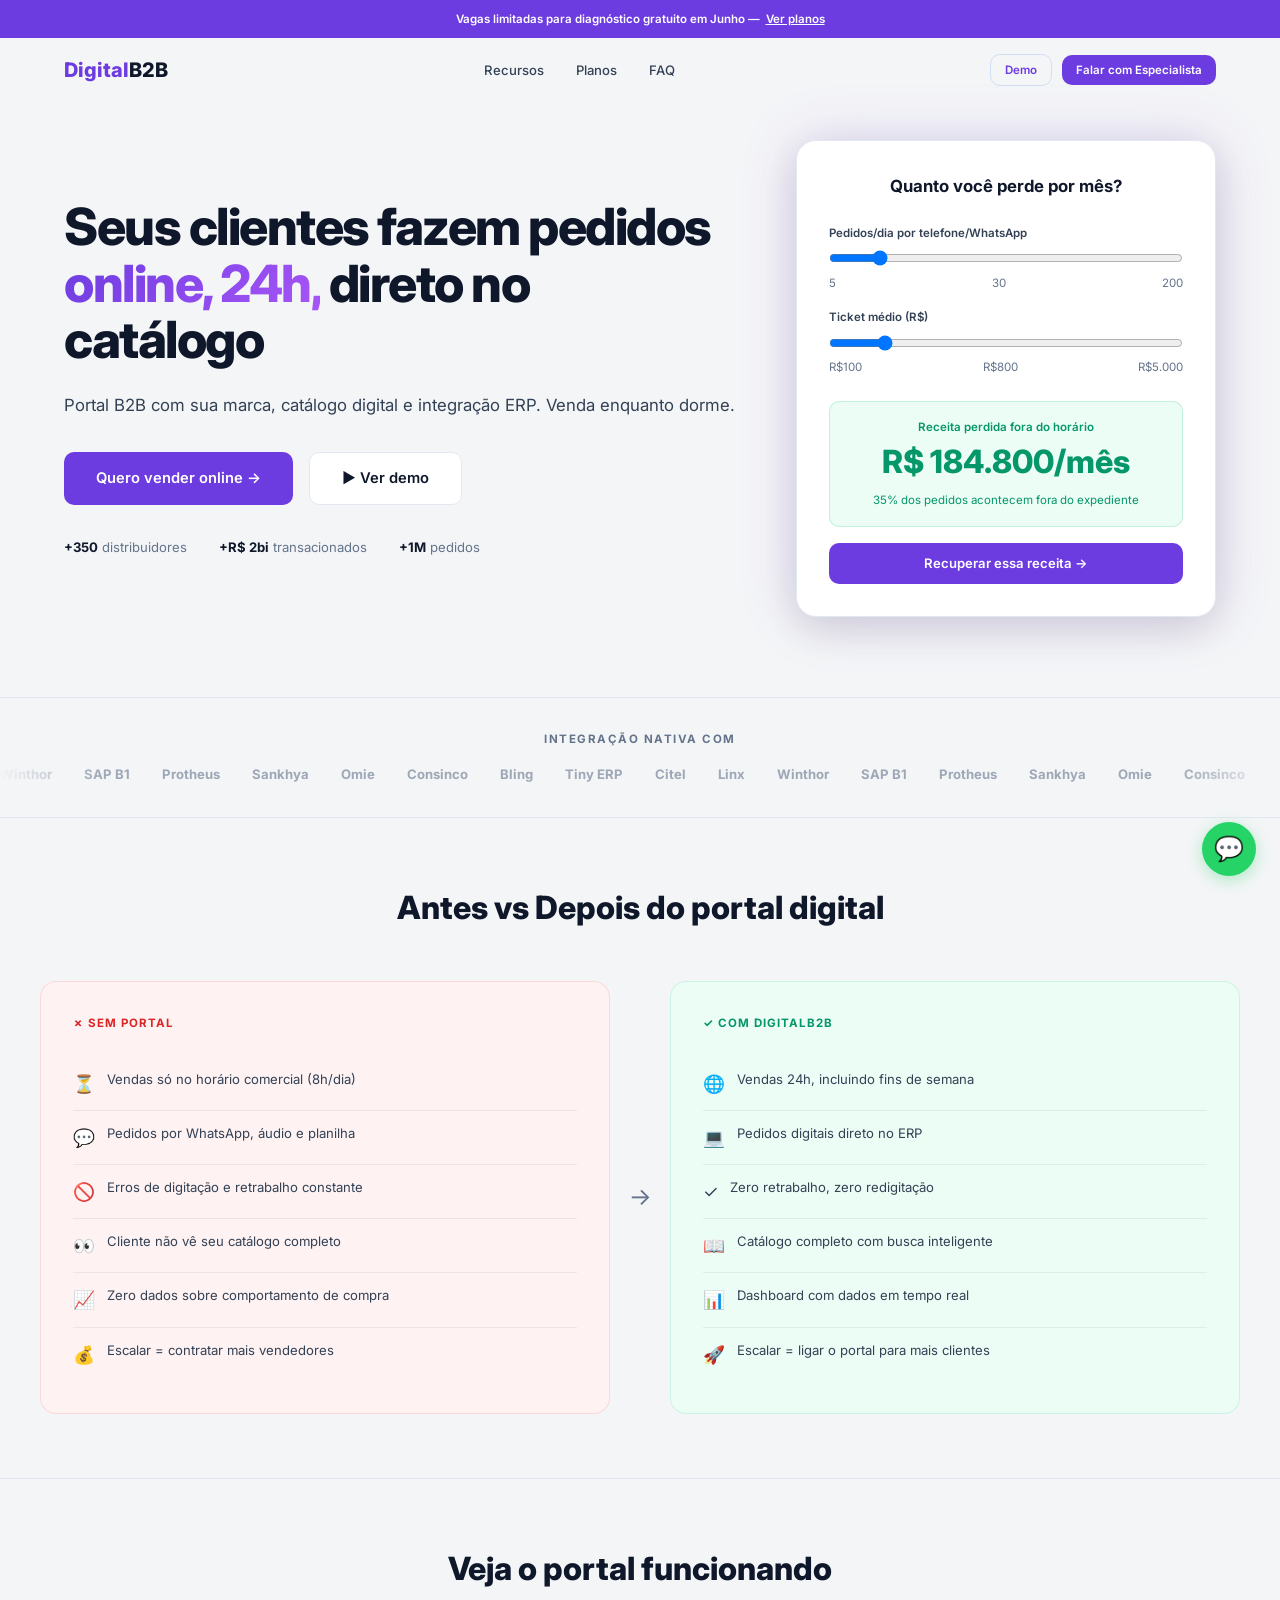
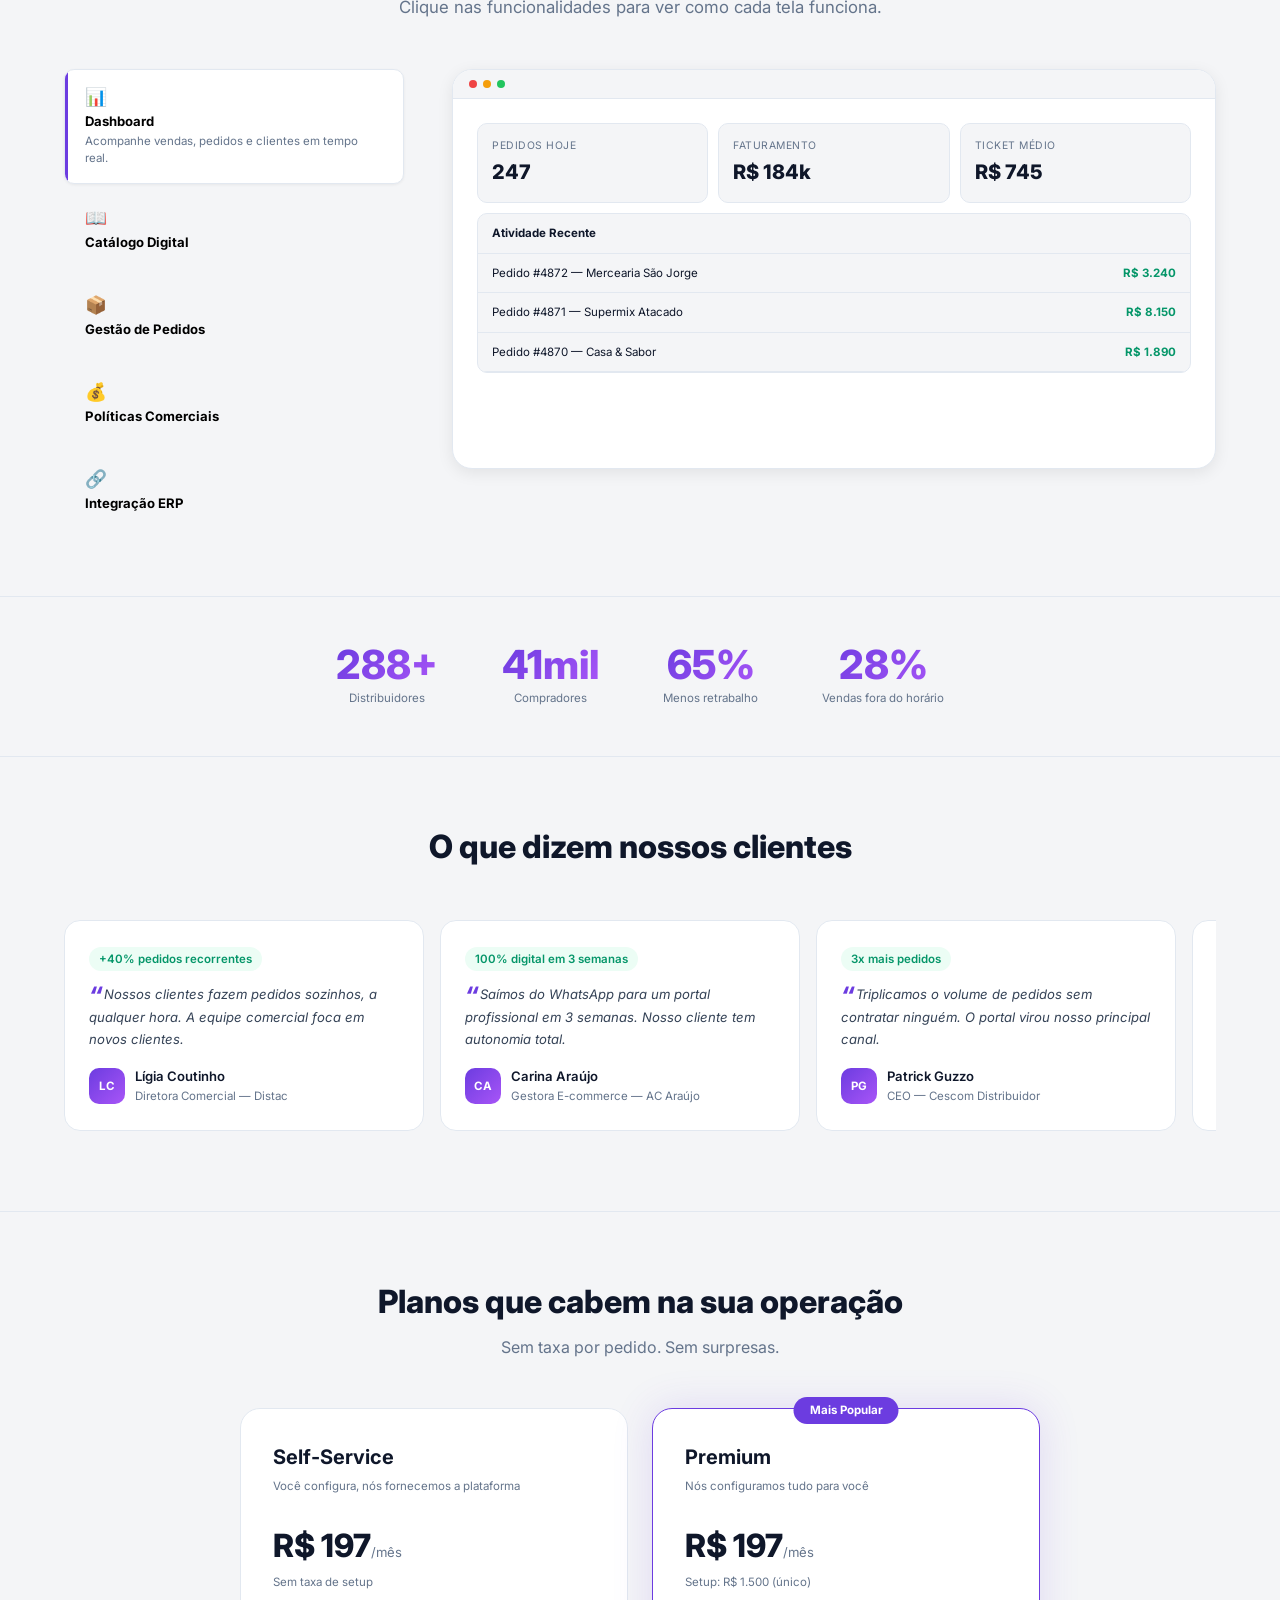
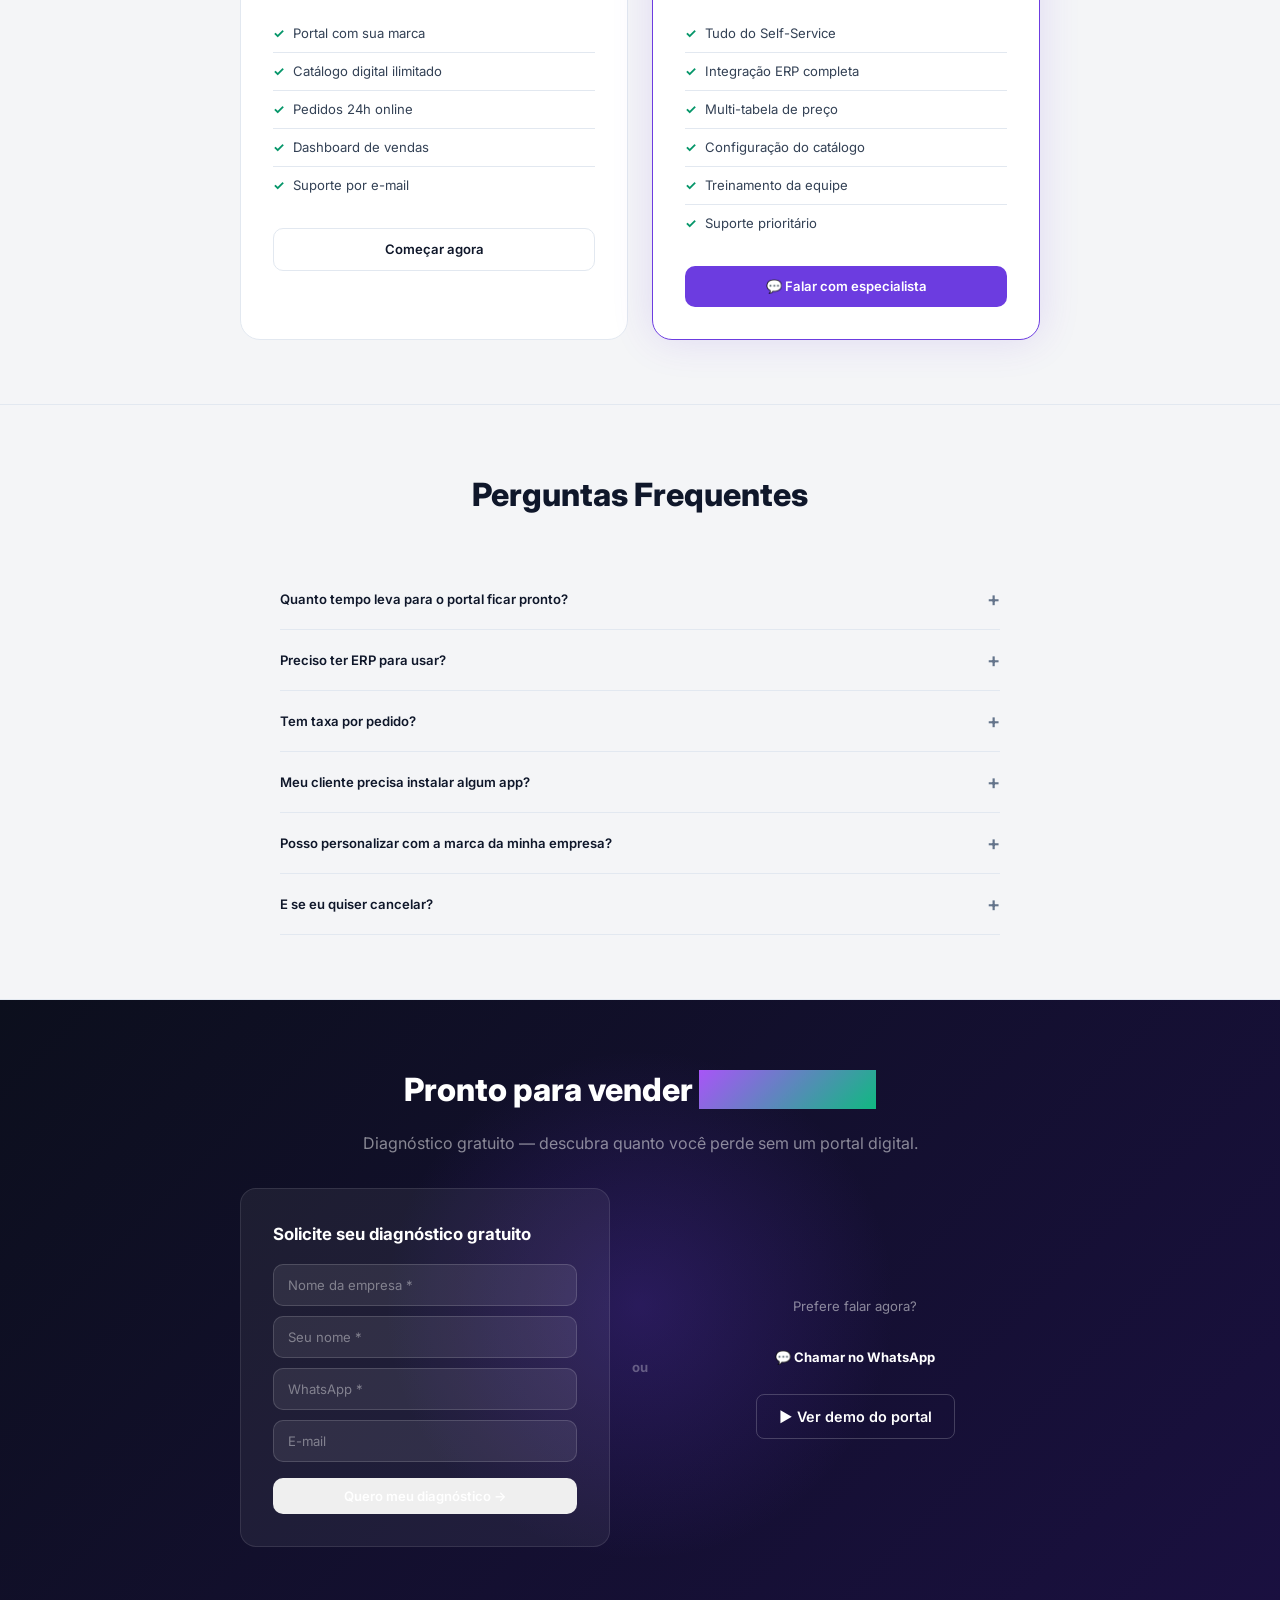
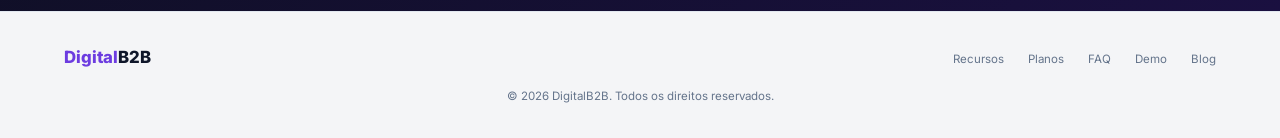
<file: index.html>
<!DOCTYPE html>
<html lang="pt-BR" data-theme="light" data-preset="b2b">
<head>
  <meta charset="UTF-8">
  <meta name="viewport" content="width=device-width, initial-scale=1.0">
  <title>DigitalB2B — Portal de Vendas Online para Distribuidores</title>
  <meta name="description" content="Transforme sua distribuidora com um portal B2B profissional. Pedidos 24h, catálogo digital, integração ERP.">
  <link rel="preconnect" href="https://fonts.googleapis.com">
  <link rel="preconnect" href="https://fonts.gstatic.com" crossorigin>
  <link href="https://fonts.googleapis.com/css2?family=Inter:wght@300;400;500;600;700;800;900&family=JetBrains+Mono:wght@500&display=swap" rel="stylesheet">
  <link rel="stylesheet" href="sitekit/css/tokens.css">
  <link rel="stylesheet" href="sitekit/css/reset.css">
  <link rel="stylesheet" href="sitekit/css/components.css">
  <link rel="stylesheet" href="sitekit/css/layouts.css">
  <style>
    /* ===== PROMO TOP BAR ===== */
    .top-bar {
      background: var(--sk-accent); color: #fff; text-align: center;
      padding: 10px; font-size: var(--sk-fs-xs); font-weight: var(--sk-fw-semibold);
      position: fixed; top: 0; left: 0; right: 0; z-index: 201;
    }
    .top-bar a { text-decoration: underline; margin-left: 6px; }

    /* Nav: push below promo bar (38px) */
    .sk-nav { top: 38px !important; }
    .sk-nav.scrolled {
      background: rgba(255, 255, 255, 0.72) !important;
      backdrop-filter: blur(20px) saturate(180%);
      -webkit-backdrop-filter: blur(20px) saturate(180%);
      border-bottom: 1px solid rgba(108, 60, 224, 0.08) !important;
      box-shadow: 0 1px 20px rgba(0, 0, 0, 0.04);
    }
    .sk-nav-logo { color: var(--sk-accent); }
    .sk-nav-logo span { color: var(--sk-text-1); }

    /* ===== HERO: SPLIT (text left, calculator right) ===== */
    .hero-split {
      padding: 140px 0 80px;
      display: grid; grid-template-columns: 1fr 420px; gap: 60px; align-items: center;
    }
    .hero-split h1 {
      font-size: 3.2rem; font-weight: var(--sk-fw-black);
      line-height: 1.1; letter-spacing: -1.5px; margin-bottom: var(--sk-space-lg);
    }
    .hero-split h1 em {
      font-style: normal; background: var(--sk-gradient);
      -webkit-background-clip: text; -webkit-text-fill-color: transparent; background-clip: text;
    }
    .hero-sub { font-size: var(--sk-fs-md); color: var(--sk-text-2); line-height: 1.7; margin-bottom: var(--sk-space-xl); }
    .hero-actions { display: flex; gap: var(--sk-space-md); margin-bottom: var(--sk-space-xl); }
    .hero-proof { display: flex; gap: var(--sk-space-xl); font-size: var(--sk-fs-sm); color: var(--sk-text-3); }
    .hero-proof strong { color: var(--sk-text-1); }

    /* ROI Calculator */
    .roi-calc {
      background: var(--sk-bg-2); border: 1px solid var(--sk-border);
      border-radius: var(--sk-radius-xl); padding: var(--sk-space-xl);
      box-shadow: var(--sk-shadow-lg), 0 0 60px var(--sk-accent-glow);
    }
    .roi-calc h3 { font-size: var(--sk-fs-md); font-weight: var(--sk-fw-bold); margin-bottom: var(--sk-space-lg); text-align: center; }
    .roi-field { margin-bottom: var(--sk-space-md); }
    .roi-field label { display: block; font-size: var(--sk-fs-xs); font-weight: var(--sk-fw-semibold); color: var(--sk-text-2); margin-bottom: 6px; }
    .roi-result {
      margin-top: var(--sk-space-lg); padding: var(--sk-space-md);
      background: var(--sk-success-light); border: 1px solid rgba(16,185,129,0.2);
      border-radius: var(--sk-radius); text-align: center;
    }
    .roi-result-label { font-size: var(--sk-fs-xs); color: var(--sk-success); font-weight: var(--sk-fw-semibold); }
    .roi-result-value { font-size: var(--sk-fs-2xl); font-weight: var(--sk-fw-black); color: var(--sk-success); }

    .roi-calc {
      animation: roiGlow 3s ease-in-out infinite alternate;
    }
    @keyframes roiGlow {
      0% { box-shadow: var(--sk-shadow-lg), 0 0 40px var(--sk-accent-glow); }
      100% { box-shadow: var(--sk-shadow-lg), 0 0 80px var(--sk-accent-glow); }
    }

    /* ===== LOGOS STRIP ===== */
    .logos-strip {
      padding: var(--sk-space-xl) 0;
      border-top: 1px solid var(--sk-border); border-bottom: 1px solid var(--sk-border);
      background: var(--sk-bg-1);
    }
    .logos-strip-label { text-align: center; font-size: var(--sk-fs-xs); color: var(--sk-text-3); text-transform: uppercase; letter-spacing: 1.5px; font-weight: var(--sk-fw-bold); margin-bottom: var(--sk-space-md); }
    .logos-track {
      display: flex; gap: var(--sk-space-xl); overflow: hidden;
      mask-image: linear-gradient(90deg, transparent, #000 8%, #000 92%, transparent);
      -webkit-mask-image: linear-gradient(90deg, transparent, #000 8%, #000 92%, transparent);
    }
    .logos-slide { display: flex; gap: var(--sk-space-xl); animation: logoScroll 30s linear infinite; }
    @keyframes logoScroll { 0% { transform: translateX(0); } 100% { transform: translateX(-50%); } }
    .logo-item { flex-shrink: 0; font-size: var(--sk-fs-sm); font-weight: var(--sk-fw-bold); color: var(--sk-text-3); white-space: nowrap; opacity: 0.6; }

    /* ===== BEFORE / AFTER (side by side, not cards) ===== */
    .before-after { padding: var(--sk-space-3xl) 0; }
    .ba-header { text-align: center; margin-bottom: var(--sk-space-2xl); }
    .ba-header h2 { font-size: var(--sk-fs-2xl); font-weight: var(--sk-fw-black); margin-bottom: var(--sk-space-sm); }
    .ba-grid { display: grid; grid-template-columns: 1fr 60px 1fr; gap: 0; align-items: stretch; }
    .ba-col {
      padding: var(--sk-space-xl);
      border-radius: var(--sk-radius-lg);
    }
    .ba-before { background: #fef2f2; border: 1px solid rgba(239,68,68,0.15); }
    .ba-after { background: var(--sk-success-light); border: 1px solid rgba(16,185,129,0.15); }
    .ba-divider {
      display: flex; align-items: center; justify-content: center;
      font-size: 1.5rem; color: var(--sk-text-3);
    }
    .ba-label {
      font-size: var(--sk-fs-xs); font-weight: var(--sk-fw-bold);
      text-transform: uppercase; letter-spacing: 1px; margin-bottom: var(--sk-space-lg);
    }
    .ba-before .ba-label { color: var(--sk-danger); }
    .ba-after .ba-label { color: var(--sk-success); }
    .ba-item {
      display: flex; align-items: flex-start; gap: 12px;
      padding: 12px 0; border-bottom: 1px solid rgba(0,0,0,0.06);
      font-size: var(--sk-fs-sm); color: var(--sk-text-2);
      opacity: 0;
      transform: translateX(-10px);
      transition: opacity 0.4s ease, transform 0.4s ease;
    }
    .ba-item:last-child { border-bottom: none; }
    .ba-icon { font-size: 1.1rem; flex-shrink: 0; margin-top: 1px; }
    .ba-col.v .ba-item { opacity: 1; transform: translateX(0); }
    .ba-col.v .ba-item:nth-child(2) { transition-delay: 0.05s; }
    .ba-col.v .ba-item:nth-child(3) { transition-delay: 0.10s; }
    .ba-col.v .ba-item:nth-child(4) { transition-delay: 0.15s; }
    .ba-col.v .ba-item:nth-child(5) { transition-delay: 0.20s; }
    .ba-col.v .ba-item:nth-child(6) { transition-delay: 0.25s; }
    .ba-col.v .ba-item:nth-child(7) { transition-delay: 0.30s; }

    /* ===== FEATURES: TABS + MOCKUP ===== */
    .feat-section {
      padding: var(--sk-space-3xl) 0;
      background: var(--sk-bg-1); border-top: 1px solid var(--sk-border); border-bottom: 1px solid var(--sk-border);
    }
    .feat-layout { display: grid; grid-template-columns: 340px 1fr; gap: var(--sk-space-2xl); align-items: start; }
    .feat-tabs { display: flex; flex-direction: column; gap: 6px; }
    .feat-tab {
      padding: 16px 20px; background: transparent;
      border: 1px solid transparent; border-radius: var(--sk-radius);
      cursor: pointer; text-align: left; transition: all 0.2s; font-family: inherit;
      position: relative; overflow: hidden;
    }
    .feat-tab::before {
      content: '';
      position: absolute;
      left: 0; top: 0; bottom: 0;
      width: 3px;
      background: var(--sk-accent);
      transform: scaleY(0);
      transition: transform 0.25s cubic-bezier(0.16, 1, 0.3, 1);
      transform-origin: top;
    }
    .feat-tab.active::before {
      transform: scaleY(1);
    }
    .feat-tab:hover { background: rgba(0,0,0,0.02); }
    .feat-tab.active {
      background: var(--sk-bg-2); border-color: var(--sk-border);
      box-shadow: var(--sk-shadow-sm);
    }
    .feat-tab h4 { font-size: var(--sk-fs-sm); font-weight: var(--sk-fw-bold); margin-bottom: 4px; }
    .feat-tab p { font-size: var(--sk-fs-xs); color: var(--sk-text-3); line-height: 1.5; display: none; }
    .feat-tab.active p { display: block; }
    .feat-tab-icon { font-size: 1.1rem; margin-bottom: 6px; }

    .feat-preview {
      background: var(--sk-bg-2); border: 1px solid var(--sk-border);
      border-radius: var(--sk-radius-xl); overflow: hidden;
      box-shadow: var(--sk-shadow);
      min-height: 400px; position: relative;
    }
    .feat-preview-bar {
      display: flex; align-items: center; gap: 6px;
      padding: 10px 16px; background: var(--sk-bg-1);
      border-bottom: 1px solid var(--sk-border);
    }
    .fp-dot { width: 8px; height: 8px; border-radius: 50%; }
    .fp-dot:nth-child(1) { background: #ef4444; }
    .fp-dot:nth-child(2) { background: #f59e0b; }
    .fp-dot:nth-child(3) { background: #22c55e; }
    .feat-screen { padding: var(--sk-space-lg); display: none; animation: fadeIn 0.3s ease; }
    .feat-screen.active { display: block; }
    @keyframes fadeIn { from { opacity: 0; } to { opacity: 1; } }

    .mock-row { display: flex; gap: 10px; margin-bottom: 10px; }
    .mock-box {
      flex: 1; padding: 14px; background: var(--sk-bg-1);
      border: 1px solid var(--sk-border); border-radius: var(--sk-radius);
    }
    .mock-label { font-size: 0.65rem; color: var(--sk-text-3); text-transform: uppercase; letter-spacing: 0.5px; }
    .mock-value { font-size: var(--sk-fs-lg); font-weight: var(--sk-fw-black); margin-top: 2px; }
    .mock-list-item {
      display: flex; align-items: center; justify-content: space-between;
      padding: 10px 14px; border-bottom: 1px solid var(--sk-border);
      font-size: var(--sk-fs-xs);
    }
    .mock-product {
      display: flex; gap: 10px; padding: 10px;
      background: var(--sk-bg-1); border: 1px solid var(--sk-border);
      border-radius: var(--sk-radius); margin-bottom: 8px;
    }
    .mock-product-img { width: 48px; height: 48px; background: var(--sk-border); border-radius: 6px; }
    .mock-product-name { font-size: var(--sk-fs-xs); font-weight: var(--sk-fw-semibold); }
    .mock-product-price { font-size: var(--sk-fs-xs); color: var(--sk-accent); font-weight: var(--sk-fw-bold); }

    /* ===== NUMBERS INLINE ===== */
    .numbers-strip {
      padding: var(--sk-space-2xl) 0;
      display: flex; justify-content: center; gap: var(--sk-space-3xl);
      text-align: center;
    }
    .num-item .big {
      font-size: var(--sk-fs-3xl); font-weight: var(--sk-fw-black);
      background: var(--sk-gradient); -webkit-background-clip: text;
      -webkit-text-fill-color: transparent; background-clip: text;
      line-height: 1;
    }
    .num-item .label { font-size: var(--sk-fs-xs); color: var(--sk-text-3); margin-top: 4px; }

    /* ===== TESTIMONIAL CAROUSEL ===== */
    .test-section { padding: var(--sk-space-3xl) 0; background: var(--sk-bg-1); border-top: 1px solid var(--sk-border); border-bottom: 1px solid var(--sk-border); }
    .test-header { text-align: center; margin-bottom: var(--sk-space-2xl); }
    .test-header h2 { font-size: var(--sk-fs-2xl); font-weight: var(--sk-fw-black); }
    .test-carousel { display: flex; gap: var(--sk-space-md); overflow-x: auto; scroll-snap-type: x mandatory; padding-bottom: var(--sk-space-md); -webkit-overflow-scrolling: touch; }
    .test-carousel::-webkit-scrollbar { height: 4px; }
    .test-carousel::-webkit-scrollbar-thumb { background: var(--sk-border); border-radius: 2px; }
    .test-slide {
      flex: 0 0 360px; scroll-snap-align: start;
      background: var(--sk-bg-2); border: 1px solid var(--sk-border);
      border-radius: var(--sk-radius-lg); padding: var(--sk-space-lg);
    }
    .test-quote { font-size: var(--sk-fs-sm); color: var(--sk-text-2); line-height: 1.7; font-style: italic; margin-bottom: var(--sk-space-md); }
    .test-quote::before { content: '\201C'; font-size: 1.5rem; font-weight: var(--sk-fw-black); color: var(--sk-accent); line-height: 0; vertical-align: -5px; margin-right: 2px; }
    .test-author { display: flex; align-items: center; gap: 10px; }
    .test-avatar { width: 36px; height: 36px; border-radius: var(--sk-radius); background: var(--sk-gradient); display: flex; align-items: center; justify-content: center; font-weight: var(--sk-fw-bold); font-size: var(--sk-fs-xs); color: #fff; }
    .test-name { font-weight: var(--sk-fw-semibold); font-size: var(--sk-fs-sm); }
    .test-role { font-size: var(--sk-fs-xs); color: var(--sk-text-3); }
    .test-slide {
      transition: transform 0.3s ease, box-shadow 0.3s ease;
    }
    .test-slide:hover {
      transform: translateY(-4px);
      box-shadow: 0 12px 40px rgba(0, 0, 0, 0.08);
    }

    /* ===== PRICING ===== */
    .pricing { padding: var(--sk-space-3xl) 0; }
    .pricing-header { text-align: center; margin-bottom: var(--sk-space-2xl); }
    .pricing-header h2 { font-size: var(--sk-fs-2xl); font-weight: var(--sk-fw-black); margin-bottom: var(--sk-space-sm); }
    .pricing-grid { display: grid; grid-template-columns: 1fr 1fr; gap: var(--sk-space-lg); max-width: 800px; margin: 0 auto; }
    .price-card {
      background: var(--sk-bg-2); border: 1px solid var(--sk-border);
      border-radius: var(--sk-radius-xl); padding: var(--sk-space-xl);
      position: relative; transition: transform 0.3s ease, box-shadow 0.3s ease;
    }
    .price-card:hover {
      transform: translateY(-4px);
      box-shadow: var(--sk-shadow-lg), 0 0 30px var(--sk-accent-glow);
    }
    .price-card.featured { border-color: var(--sk-accent); box-shadow: 0 0 40px var(--sk-accent-glow); }
    .price-card.featured::before {
      content: 'Mais Popular'; position: absolute; top: -12px; left: 50%; transform: translateX(-50%);
      padding: 4px 16px; background: var(--sk-accent); color: #fff;
      border-radius: var(--sk-radius-full); font-size: var(--sk-fs-xs); font-weight: var(--sk-fw-bold);
    }
    .price-name { font-size: var(--sk-fs-lg); font-weight: var(--sk-fw-bold); margin-bottom: 4px; }
    .price-desc { font-size: var(--sk-fs-xs); color: var(--sk-text-3); margin-bottom: var(--sk-space-lg); }
    .price-value { font-size: var(--sk-fs-2xl); font-weight: var(--sk-fw-black); margin-bottom: 2px; }
    .price-value small { font-size: var(--sk-fs-sm); font-weight: var(--sk-fw-normal); color: var(--sk-text-3); }
    .price-setup { font-size: var(--sk-fs-xs); color: var(--sk-text-3); margin-bottom: var(--sk-space-lg); }
    .price-features { list-style: none; margin-bottom: var(--sk-space-lg); }
    .price-features li {
      display: flex; align-items: center; gap: 8px;
      padding: 8px 0; font-size: var(--sk-fs-sm); color: var(--sk-text-2);
      border-bottom: 1px solid var(--sk-border);
    }
    .price-features li:last-child { border-bottom: none; }
    .pf-check { color: var(--sk-success); font-weight: var(--sk-fw-bold); }

    /* ===== FAQ ACCORDION ===== */
    .faq { padding: var(--sk-space-3xl) 0; background: var(--sk-bg-1); border-top: 1px solid var(--sk-border); border-bottom: 1px solid var(--sk-border); }
    .faq-header { text-align: center; margin-bottom: var(--sk-space-2xl); }
    .faq-header h2 { font-size: var(--sk-fs-2xl); font-weight: var(--sk-fw-black); }
    .faq-list { max-width: 720px; margin: 0 auto; }
    .faq-item { border-bottom: 1px solid var(--sk-border); }
    .faq-q {
      width: 100%; padding: 18px 0; background: none; border: none;
      font-family: inherit; font-size: var(--sk-fs-sm); font-weight: var(--sk-fw-semibold);
      color: var(--sk-text-1); text-align: left; cursor: pointer;
      display: flex; justify-content: space-between; align-items: center;
    }
    .faq-q::after { content: '+'; font-size: var(--sk-fs-lg); color: var(--sk-text-3); transition: transform 0.2s; }
    .faq-item.open .faq-q::after { content: '\2212'; }
    .faq-a { max-height: 0; overflow: hidden; transition: max-height 0.3s ease; }
    .faq-item.open .faq-a { max-height: 200px; }
    .faq-a p { padding: 0 0 18px; font-size: var(--sk-fs-sm); color: var(--sk-text-3); line-height: 1.7; }

    /* ===== CTA FINAL ===== */
    .cta-final {
      padding: var(--sk-space-3xl) 0; text-align: center;
      background: linear-gradient(135deg, #0c0f1d 0%, #1a1040 100%) !important;
      color: #fff !important; position: relative; overflow: hidden;
    }
    .cta-final * { background-color: transparent !important; }
    .cta-final .sk-btn, .cta-final .cta-wpp { background-color: revert !important; }
    .cta-final .cta-form { background-color: rgba(255,255,255,0.06) !important; }
    .cta-final .cta-form input { background-color: rgba(255,255,255,0.08) !important; }
    .cta-final::before {
      content: ''; position: absolute; top: 50%; left: 50%;
      transform: translate(-50%, -50%); width: 600px; height: 600px;
      background: radial-gradient(circle, rgba(108,60,224,0.25) 0%, transparent 60%) !important;
      pointer-events: none;
    }
    .cta-final .sk-container { position: relative; z-index: 1; background: transparent !important; }
    .cta-final h2 { font-size: var(--sk-fs-2xl); font-weight: var(--sk-fw-black); margin-bottom: var(--sk-space-md); color: #fff !important; }
    .cta-final h2 em { font-style: normal; background: linear-gradient(135deg, #a855f7, #10b981) !important; -webkit-background-clip: text; -webkit-text-fill-color: transparent; background-clip: text; }
    .cta-final p { color: rgba(255,255,255,0.5) !important; margin-bottom: var(--sk-space-xl); }
    .cta-split { display: grid; grid-template-columns: 1fr 60px 1fr; gap: 0; align-items: center; max-width: 800px; margin: 0 auto; background: transparent !important; }
    .cta-form { background: rgba(255,255,255,0.06) !important; border: 1px solid rgba(255,255,255,0.1); border-radius: var(--sk-radius-lg); padding: var(--sk-space-xl); text-align: left; }
    .cta-form h3 { font-size: var(--sk-fs-md); font-weight: var(--sk-fw-bold); margin-bottom: var(--sk-space-md); color: #fff; }
    .cta-form input { width: 100%; padding: 12px 14px; margin-bottom: 10px; background: rgba(255,255,255,0.08) !important; border: 1px solid rgba(255,255,255,0.15); border-radius: var(--sk-radius); color: #fff; font-size: var(--sk-fs-sm); font-family: inherit; outline: none; }
    .cta-form input::placeholder { color: rgba(255,255,255,0.4); }
    .cta-form input:focus { border-color: var(--sk-accent); }
    .cta-or { display: flex; align-items: center; justify-content: center; background: transparent !important; }
    .cta-or span { color: rgba(255,255,255,0.3); font-size: var(--sk-fs-sm); font-weight: var(--sk-fw-bold); }
    .cta-direct { text-align: center; background: transparent !important; }
    .cta-direct p { color: rgba(255,255,255,0.5) !important; font-size: var(--sk-fs-sm); margin-bottom: var(--sk-space-md); }
    .cta-buttons { display: flex; gap: var(--sk-space-md); justify-content: center; }
    .cta-wpp {
      display: inline-flex; align-items: center; gap: 8px;
      padding: 14px 28px; background: #25d366; color: #fff;
      border-radius: var(--sk-radius); font-weight: var(--sk-fw-bold);
      font-size: var(--sk-fs-sm); border: none; cursor: pointer;
      transition: all 0.2s; font-family: inherit;
    }
    .cta-wpp:hover { background: #1fba59; transform: translateY(-1px); }

    /* Footer */
    .sk-footer { padding: var(--sk-space-xl) 0; border-top: 1px solid var(--sk-border); }
    .footer-row { display: flex; justify-content: space-between; align-items: center; }
    .footer-logo { font-size: var(--sk-fs-md); font-weight: var(--sk-fw-black); color: var(--sk-accent); }
    .footer-logo span { color: var(--sk-text-1); }
    .footer-links { display: flex; gap: var(--sk-space-lg); list-style: none; }
    .footer-links a { font-size: var(--sk-fs-xs); color: var(--sk-text-3); transition: color 0.2s; }
    .footer-links a:hover { color: var(--sk-text-1); }
    .footer-copy { font-size: var(--sk-fs-xs); color: var(--sk-text-3); margin-top: var(--sk-space-md); text-align: center; }

    /* WhatsApp FAB */
    .wpp-fab {
      position: fixed; bottom: 24px; right: 24px; z-index: var(--sk-z-toast);
      width: 54px; height: 54px; border-radius: 50%;
      background: #25d366; color: #fff; border: none;
      font-size: 1.5rem; cursor: pointer;
      display: flex; align-items: center; justify-content: center;
      box-shadow: 0 4px 16px rgba(37,211,102,0.35);
      transition: transform 0.2s;
    }
    .wpp-fab:hover { transform: scale(1.08); }

    /* Reveal */
    .rv {
      opacity: 0;
      transform: translateY(30px) scale(0.97);
      filter: blur(3px);
      transition: opacity 0.7s cubic-bezier(0.16, 1, 0.3, 1),
                  transform 0.7s cubic-bezier(0.16, 1, 0.3, 1),
                  filter 0.7s cubic-bezier(0.16, 1, 0.3, 1);
    }
    .rv.v {
      opacity: 1;
      transform: translateY(0) scale(1);
      filter: blur(0);
    }

    /* Responsive */
    @media (max-width: 1024px) {
      .hero-split { grid-template-columns: 1fr; gap: var(--sk-space-xl); }
      .roi-calc { max-width: 420px; }
      .feat-layout { grid-template-columns: 1fr; }
      .ba-grid { grid-template-columns: 1fr; gap: var(--sk-space-md); }
      .ba-divider { transform: rotate(90deg); padding: var(--sk-space-sm) 0; }
    }
    @media (max-width: 768px) {
      .sk-nav-links { display: none; }
      .hero-split h1 { font-size: var(--sk-fs-2xl); }
      .hero-actions { flex-direction: column; }
      .hero-proof { flex-direction: column; gap: var(--sk-space-sm); }
      .numbers-strip { flex-wrap: wrap; gap: var(--sk-space-xl); }
      .pricing-grid { grid-template-columns: 1fr; }
      .test-slide { flex: 0 0 300px; }
      .cta-split { grid-template-columns: 1fr; gap: var(--sk-space-lg); }
      .cta-or span::before { content: '\2014\2014\2014 '; }
      .cta-or span::after { content: ' \2014\2014\2014'; }
      .cta-buttons { flex-direction: column; align-items: center; }
      .footer-row { flex-direction: column; gap: var(--sk-space-md); }
      .footer-links { flex-wrap: wrap; justify-content: center; }
    }
  </style>
</head>
<body>



  <!-- TOP PROMO BAR -->
  <div class="top-bar">
    Vagas limitadas para diagnóstico gratuito em Junho &mdash;<a href="#pricing">Ver planos</a>
  </div>

  <!-- NAV -->
  <nav class="sk-nav" id="nav">
    <div class="sk-container">
      <a href="#" class="sk-nav-logo">Digital<span>B2B</span></a>
      <ul class="sk-nav-links">
        <li><a href="#como-funciona">Recursos</a></li>
        <li><a href="#pricing">Planos</a></li>
        <li><a href="#faq">FAQ</a></li>
      </ul>
      <div style="display:flex; gap:10px; align-items:center;">
        <a href="portal/login.html?demo=true" class="sk-btn sk-btn-ghost sk-btn-sm">Demo</a>
        <a href="#contato" class="sk-btn sk-btn-primary sk-btn-sm">Falar com Especialista</a>
      </div>
    </div>
  </nav>

  <!-- HERO: Split layout -->
  <section class="sk-container">
    <div class="hero-split">
      <div class="rv">
        <h1>Seus clientes fazem pedidos <em>online, 24h,</em> direto no catálogo</h1>
        <p class="hero-sub">Portal B2B com sua marca, catálogo digital e integração ERP. Venda enquanto dorme.</p>
        <div class="hero-actions">
          <a href="#contato" class="sk-btn sk-btn-primary sk-btn-lg">Quero vender online &rarr;</a>
          <a href="portal/login.html?demo=true" class="sk-btn sk-btn-secondary sk-btn-lg">&#9654; Ver demo</a>
        </div>
        <div class="hero-proof">
          <div><strong>+350</strong> distribuidores</div>
          <div><strong>+R$ 2bi</strong> transacionados</div>
          <div><strong>+1M</strong> pedidos</div>
        </div>
      </div>

      <!-- ROI Calculator -->
      <div class="roi-calc rv">
        <h3>Quanto você perde por mês?</h3>
        <div class="roi-field">
          <label>Pedidos/dia por telefone/WhatsApp</label>
          <input type="range" id="roiOrders" min="5" max="200" value="30" style="width:100%;">
          <div style="display:flex; justify-content:space-between; font-size:var(--sk-fs-xs); color:var(--sk-text-3);"><span>5</span><span id="roiOrdersVal">30</span><span>200</span></div>
        </div>
        <div class="roi-field">
          <label>Ticket médio (R$)</label>
          <input type="range" id="roiTicket" min="100" max="5000" value="800" step="50" style="width:100%;">
          <div style="display:flex; justify-content:space-between; font-size:var(--sk-fs-xs); color:var(--sk-text-3);"><span>R$100</span><span id="roiTicketVal">R$800</span><span>R$5.000</span></div>
        </div>
        <div class="roi-result">
          <div class="roi-result-label">Receita perdida fora do horário</div>
          <div class="roi-result-value" id="roiValue">R$ 7.200/mês</div>
          <div style="font-size:var(--sk-fs-xs); color:var(--sk-success); margin-top:4px;">35% dos pedidos acontecem fora do expediente</div>
        </div>
        <a href="#contato" class="sk-btn sk-btn-primary sk-btn-block" style="margin-top:var(--sk-space-md);">Recuperar essa receita &rarr;</a>
      </div>
    </div>
  </section>

  <!-- LOGOS STRIP -->
  <div class="logos-strip rv">
    <div class="logos-strip-label">Integração nativa com</div>
    <div class="logos-track">
      <div class="logos-slide" id="logoSlide"></div>
    </div>
  </div>

  <!-- BEFORE / AFTER -->
  <section class="before-after sk-container">
    <div class="ba-header rv">
      <h2>Antes vs Depois do portal digital</h2>
    </div>
    <div class="ba-grid rv">
      <div class="ba-col ba-before rv">
        <div class="ba-label">&#10007; Sem portal</div>
        <div class="ba-item"><span class="ba-icon">&#9203;</span><span>Vendas só no horário comercial (8h/dia)</span></div>
        <div class="ba-item"><span class="ba-icon">&#128172;</span><span>Pedidos por WhatsApp, áudio e planilha</span></div>
        <div class="ba-item"><span class="ba-icon">&#128683;</span><span>Erros de digitação e retrabalho constante</span></div>
        <div class="ba-item"><span class="ba-icon">&#128064;</span><span>Cliente não vê seu catálogo completo</span></div>
        <div class="ba-item"><span class="ba-icon">&#128200;</span><span>Zero dados sobre comportamento de compra</span></div>
        <div class="ba-item"><span class="ba-icon">&#128176;</span><span>Escalar = contratar mais vendedores</span></div>
      </div>
      <div class="ba-divider">&rarr;</div>
      <div class="ba-col ba-after rv">
        <div class="ba-label">&#10003; Com DigitalB2B</div>
        <div class="ba-item"><span class="ba-icon">&#127760;</span><span>Vendas 24h, incluindo fins de semana</span></div>
        <div class="ba-item"><span class="ba-icon">&#128187;</span><span>Pedidos digitais direto no ERP</span></div>
        <div class="ba-item"><span class="ba-icon">&#10003;</span><span>Zero retrabalho, zero redigitação</span></div>
        <div class="ba-item"><span class="ba-icon">&#128214;</span><span>Catálogo completo com busca inteligente</span></div>
        <div class="ba-item"><span class="ba-icon">&#128202;</span><span>Dashboard com dados em tempo real</span></div>
        <div class="ba-item"><span class="ba-icon">&#128640;</span><span>Escalar = ligar o portal para mais clientes</span></div>
      </div>
    </div>
  </section>

  <!-- FEATURES: Tabs + Live Preview -->
  <section class="feat-section" id="como-funciona">
    <div class="sk-container">
      <div style="text-align:center; margin-bottom:var(--sk-space-2xl);">
        <h2 style="font-size:var(--sk-fs-2xl); font-weight:var(--sk-fw-black);" class="rv">Veja o portal funcionando</h2>
        <p style="color:var(--sk-text-3); font-size:var(--sk-fs-md);" class="rv">Clique nas funcionalidades para ver como cada tela funciona.</p>
      </div>
      <div class="feat-layout rv">
        <div class="feat-tabs" id="featTabs">
          <button class="feat-tab active" data-screen="screen-dashboard">
            <div class="feat-tab-icon">&#128202;</div>
            <h4>Dashboard</h4>
            <p>Acompanhe vendas, pedidos e clientes em tempo real.</p>
          </button>
          <button class="feat-tab" data-screen="screen-catalogo">
            <div class="feat-tab-icon">&#128214;</div>
            <h4>Catálogo Digital</h4>
            <p>Seus produtos organizados com busca, filtros e fotos.</p>
          </button>
          <button class="feat-tab" data-screen="screen-pedidos">
            <div class="feat-tab-icon">&#128230;</div>
            <h4>Gestão de Pedidos</h4>
            <p>Pedidos entram automático, sem redigitação manual.</p>
          </button>
          <button class="feat-tab" data-screen="screen-politicas">
            <div class="feat-tab-icon">&#128176;</div>
            <h4>Políticas Comerciais</h4>
            <p>Tabelas de preço, descontos e condições por perfil.</p>
          </button>
          <button class="feat-tab" data-screen="screen-erp">
            <div class="feat-tab-icon">&#128279;</div>
            <h4>Integração ERP</h4>
            <p>Winthor, SAP, Protheus, Sankhya, Omie e +10 ERPs.</p>
          </button>
        </div>
        <div class="feat-preview">
          <div class="feat-preview-bar"><span class="fp-dot"></span><span class="fp-dot"></span><span class="fp-dot"></span></div>
          <div class="feat-screen active" id="screen-dashboard">
            <div class="mock-row">
              <div class="mock-box"><div class="mock-label">Pedidos Hoje</div><div class="mock-value">247</div></div>
              <div class="mock-box"><div class="mock-label">Faturamento</div><div class="mock-value">R$ 184k</div></div>
              <div class="mock-box"><div class="mock-label">Ticket Médio</div><div class="mock-value">R$ 745</div></div>
            </div>
            <div style="background:var(--sk-bg-1); border:1px solid var(--sk-border); border-radius:var(--sk-radius); overflow:hidden;">
              <div style="padding:10px 14px; font-size:var(--sk-fs-xs); font-weight:var(--sk-fw-bold); border-bottom:1px solid var(--sk-border);">Atividade Recente</div>
              <div class="mock-list-item"><span>Pedido #4872 &mdash; Mercearia São Jorge</span><span style="color:var(--sk-success); font-weight:var(--sk-fw-bold);">R$ 3.240</span></div>
              <div class="mock-list-item"><span>Pedido #4871 &mdash; Supermix Atacado</span><span style="color:var(--sk-success); font-weight:var(--sk-fw-bold);">R$ 8.150</span></div>
              <div class="mock-list-item"><span>Pedido #4870 &mdash; Casa &amp; Sabor</span><span style="color:var(--sk-success); font-weight:var(--sk-fw-bold);">R$ 1.890</span></div>
            </div>
          </div>
          <div class="feat-screen" id="screen-catalogo">
            <div style="padding:8px 12px; background:var(--sk-bg-1); border:1px solid var(--sk-border); border-radius:var(--sk-radius); margin-bottom:14px; font-size:var(--sk-fs-xs); color:var(--sk-text-3);">&#128269; Buscar produtos...</div>
            <div class="mock-product"><div class="mock-product-img"></div><div><div class="mock-product-name">Arroz Tio João 5kg</div><div class="mock-product-price">R$ 22,90</div><div style="font-size:0.65rem; color:var(--sk-text-3);">Estoque: 1.240 un</div></div></div>
            <div class="mock-product"><div class="mock-product-img"></div><div><div class="mock-product-name">Óleo Soja Liza 900ml</div><div class="mock-product-price">R$ 8,49</div><div style="font-size:0.65rem; color:var(--sk-text-3);">Estoque: 3.800 un</div></div></div>
            <div class="mock-product"><div class="mock-product-img"></div><div><div class="mock-product-name">Açúcar União 1kg</div><div class="mock-product-price">R$ 5,29</div><div style="font-size:0.65rem; color:var(--sk-text-3);">Estoque: 2.100 un</div></div></div>
            <div class="mock-product"><div class="mock-product-img"></div><div><div class="mock-product-name">Leite Integral Italac 1L</div><div class="mock-product-price">R$ 6,79</div><div style="font-size:0.65rem; color:var(--sk-text-3);">Estoque: 5.600 un</div></div></div>
          </div>
          <div class="feat-screen" id="screen-pedidos">
            <div style="font-size:var(--sk-fs-sm); font-weight:var(--sk-fw-bold); margin-bottom:12px;">Pedidos Recentes</div>
            <div class="mock-list-item"><span>#4872</span><span>Mercearia São Jorge</span><span class="sk-badge sk-badge-success">Aprovado</span><span>R$ 3.240</span></div>
            <div class="mock-list-item"><span>#4871</span><span>Supermix Atacado</span><span class="sk-badge sk-badge-warning">Separação</span><span>R$ 8.150</span></div>
            <div class="mock-list-item"><span>#4870</span><span>Casa &amp; Sabor</span><span class="sk-badge sk-badge-info">Entregue</span><span>R$ 1.890</span></div>
            <div class="mock-list-item"><span>#4869</span><span>Distac NE</span><span class="sk-badge sk-badge-success">Aprovado</span><span>R$ 12.300</span></div>
          </div>
          <div class="feat-screen" id="screen-politicas">
            <div style="font-size:var(--sk-fs-sm); font-weight:var(--sk-fw-bold); margin-bottom:12px;">Tabelas de Preço Ativas</div>
            <div class="mock-list-item"><span>Tabela Varejo</span><span class="sk-badge sk-badge-primary">324 clientes</span></div>
            <div class="mock-list-item"><span>Tabela Atacado (50+ un)</span><span class="sk-badge sk-badge-primary">89 clientes</span></div>
            <div class="mock-list-item"><span>Tabela VIP</span><span class="sk-badge sk-badge-success">12 clientes</span></div>
            <div style="margin-top:14px; padding:12px; background:var(--sk-bg-1); border:1px solid var(--sk-border); border-radius:var(--sk-radius); font-size:var(--sk-fs-xs); color:var(--sk-text-3);">Desconto automático: 5% acima de R$ 2.000 &middot; 10% acima de R$ 5.000</div>
          </div>
          <div class="feat-screen" id="screen-erp">
            <div style="font-size:var(--sk-fs-sm); font-weight:var(--sk-fw-bold); margin-bottom:12px;">Status das Integrações</div>
            <div class="mock-list-item"><span>&#128994; Winthor</span><span class="sk-badge sk-badge-success">Conectado</span><span style="font-size:var(--sk-fs-xs); color:var(--sk-text-3);">Sync 2min atrás</span></div>
            <div class="mock-list-item"><span>&#128994; Estoque</span><span class="sk-badge sk-badge-success">Tempo real</span><span style="font-size:var(--sk-fs-xs); color:var(--sk-text-3);">1.240 SKUs</span></div>
            <div class="mock-list-item"><span>&#128994; Pedidos</span><span class="sk-badge sk-badge-success">Automático</span><span style="font-size:var(--sk-fs-xs); color:var(--sk-text-3);">247 hoje</span></div>
            <div class="mock-list-item"><span>&#128994; Preços</span><span class="sk-badge sk-badge-success">Sincronizado</span><span style="font-size:var(--sk-fs-xs); color:var(--sk-text-3);">3 tabelas</span></div>
          </div>
        </div>
      </div>
    </div>
  </section>

  <!-- NUMBERS INLINE -->
  <div class="numbers-strip sk-container rv">
    <div class="num-item"><div class="big"><span class="ctr" data-target="350">0</span>+</div><div class="label">Distribuidores</div></div>
    <div class="num-item"><div class="big"><span class="ctr" data-target="50">0</span>mil</div><div class="label">Compradores</div></div>
    <div class="num-item"><div class="big"><span class="ctr" data-target="80">0</span>%</div><div class="label">Menos retrabalho</div></div>
    <div class="num-item"><div class="big"><span class="ctr" data-target="35">0</span>%</div><div class="label">Vendas fora do horário</div></div>
  </div>

  <!-- TESTIMONIALS: Horizontal carousel -->
  <section class="test-section">
    <div class="sk-container">
      <div class="test-header rv"><h2>O que dizem nossos clientes</h2></div>
      <div class="test-carousel rv">
        <div class="test-slide">
          <div class="sk-badge sk-badge-success" style="margin-bottom:12px;">+40% pedidos recorrentes</div>
          <p class="test-quote">Nossos clientes fazem pedidos sozinhos, a qualquer hora. A equipe comercial foca em novos clientes.</p>
          <div class="test-author"><div class="test-avatar">LC</div><div><div class="test-name">Lígia Coutinho</div><div class="test-role">Diretora Comercial &mdash; Distac</div></div></div>
        </div>
        <div class="test-slide">
          <div class="sk-badge sk-badge-success" style="margin-bottom:12px;">100% digital em 3 semanas</div>
          <p class="test-quote">Saímos do WhatsApp para um portal profissional em 3 semanas. Nosso cliente tem autonomia total.</p>
          <div class="test-author"><div class="test-avatar">CA</div><div><div class="test-name">Carina Araújo</div><div class="test-role">Gestora E-commerce &mdash; AC Araújo</div></div></div>
        </div>
        <div class="test-slide">
          <div class="sk-badge sk-badge-success" style="margin-bottom:12px;">3x mais pedidos</div>
          <p class="test-quote">Triplicamos o volume de pedidos sem contratar ninguém. O portal virou nosso principal canal.</p>
          <div class="test-author"><div class="test-avatar">PG</div><div><div class="test-name">Patrick Guzzo</div><div class="test-role">CEO &mdash; Cescom Distribuidor</div></div></div>
        </div>
        <div class="test-slide">
          <div class="sk-badge sk-badge-success" style="margin-bottom:12px;">ROI em 45 dias</div>
          <p class="test-quote">O portal se pagou em 45 dias. Hoje faturamos R$ 180k/mês só pelo canal digital.</p>
          <div class="test-author"><div class="test-avatar">RM</div><div><div class="test-name">Rafael Mendes</div><div class="test-role">Diretor &mdash; Atacado Baiano</div></div></div>
        </div>
      </div>
    </div>
  </section>

  <!-- PRICING -->
  <section class="pricing" id="pricing">
    <div class="sk-container">
      <div class="pricing-header rv">
        <h2>Planos que cabem na sua operação</h2>
        <p style="color:var(--sk-text-3);">Sem taxa por pedido. Sem surpresas.</p>
      </div>
      <div class="pricing-grid rv">
        <div class="price-card">
          <div class="price-name">Self-Service</div>
          <div class="price-desc">Você configura, nós fornecemos a plataforma</div>
          <div class="price-value">R$ 197<small>/mês</small></div>
          <div class="price-setup">Sem taxa de setup</div>
          <ul class="price-features">
            <li><span class="pf-check">&#10003;</span> Portal com sua marca</li>
            <li><span class="pf-check">&#10003;</span> Catálogo digital ilimitado</li>
            <li><span class="pf-check">&#10003;</span> Pedidos 24h online</li>
            <li><span class="pf-check">&#10003;</span> Dashboard de vendas</li>
            <li><span class="pf-check">&#10003;</span> Suporte por e-mail</li>
          </ul>
          <a href="#contato" class="sk-btn sk-btn-secondary sk-btn-block" onclick="setTimeout(()=>document.getElementById('leadCompany').focus(),300)">Começar agora</a>
        </div>
        <div class="price-card featured">
          <div class="price-name">Premium</div>
          <div class="price-desc">Nós configuramos tudo para você</div>
          <div class="price-value">R$ 197<small>/mês</small></div>
          <div class="price-setup">Setup: R$ 1.500 (único)</div>
          <ul class="price-features">
            <li><span class="pf-check">&#10003;</span> Tudo do Self-Service</li>
            <li><span class="pf-check">&#10003;</span> Integração ERP completa</li>
            <li><span class="pf-check">&#10003;</span> Multi-tabela de preço</li>
            <li><span class="pf-check">&#10003;</span> Configuração do catálogo</li>
            <li><span class="pf-check">&#10003;</span> Treinamento da equipe</li>
            <li><span class="pf-check">&#10003;</span> Suporte prioritário</li>
          </ul>
          <a href="https://wa.me/5571999999999?text=Olá! Tenho interesse no plano Premium do DigitalB2B." class="sk-btn sk-btn-primary sk-btn-block" target="_blank">&#128172; Falar com especialista</a>
        </div>
      </div>
    </div>
  </section>

  <!-- FAQ -->
  <section class="faq" id="faq">
    <div class="sk-container">
      <div class="faq-header rv"><h2>Perguntas Frequentes</h2></div>
      <div class="faq-list rv">
        <div class="faq-item"><button class="faq-q">Quanto tempo leva para o portal ficar pronto?</button><div class="faq-a"><p>No plano Premium, o portal fica pronto em 2 a 4 semanas. No Self-Service, você pode configurar e começar a vender no mesmo dia.</p></div></div>
        <div class="faq-item"><button class="faq-q">Preciso ter ERP para usar?</button><div class="faq-a"><p>Não. O portal funciona de forma independente. A integração com ERP é um diferencial do plano Premium, mas não é obrigatória.</p></div></div>
        <div class="faq-item"><button class="faq-q">Tem taxa por pedido?</button><div class="faq-a"><p>Não. Você paga apenas a mensalidade fixa. Pode receber 10 ou 10.000 pedidos por mês sem custo adicional.</p></div></div>
        <div class="faq-item"><button class="faq-q">Meu cliente precisa instalar algum app?</button><div class="faq-a"><p>Não. O portal funciona 100% no navegador, tanto no celular quanto no computador. Nenhuma instalação necessária.</p></div></div>
        <div class="faq-item"><button class="faq-q">Posso personalizar com a marca da minha empresa?</button><div class="faq-a"><p>Sim. Logo, cores, domínio próprio — tudo com a identidade da sua distribuidora. Seu cliente nunca vê a marca DigitalB2B.</p></div></div>
        <div class="faq-item"><button class="faq-q">E se eu quiser cancelar?</button><div class="faq-a"><p>Sem fidelidade. Cancele quando quiser. Seus dados ficam disponíveis por 30 dias para exportação.</p></div></div>
      </div>
    </div>
  </section>

  <!-- CTA FINAL -->
  <section class="cta-final" id="contato" style="background: linear-gradient(135deg, #0c0f1d 0%, #1a1040 100%) !important;">
    <div class="sk-container" style="position:relative; z-index:1;">
      <h2>Pronto para vender <em>online 24h?</em></h2>
      <p>Diagnóstico gratuito &mdash; descubra quanto você perde sem um portal digital.</p>
      <div class="cta-split">
        <form class="cta-form" onsubmit="submitLead(event)">
          <h3>Solicite seu diagnóstico gratuito</h3>
          <input type="text" placeholder="Nome da empresa *" id="leadCompany" required>
          <input type="text" placeholder="Seu nome *" id="leadName" required>
          <input type="tel" placeholder="WhatsApp *" id="leadPhone" required>
          <input type="email" placeholder="E-mail" id="leadEmail">
          <button type="submit" class="sk-btn sk-btn-primary sk-btn-block" id="leadBtn" style="margin-top:6px;">Quero meu diagnóstico &rarr;</button>
          <div id="leadSuccess" style="display:none;text-align:center;padding:16px 0;color:#10b981;font-weight:600;">&#10003; Recebemos! Abrindo o demo para você conhecer...</div>
        </form>
        <div class="cta-or"><span>ou</span></div>
        <div class="cta-direct">
          <p>Prefere falar agora?</p>
          <a href="https://wa.me/5571999999999?text=Olá! Sou distribuidor e quero saber mais sobre o DigitalB2B." class="cta-wpp" target="_blank">&#128172; Chamar no WhatsApp</a>
          <a href="portal/login.html?demo=true" style="display:inline-flex;align-items:center;gap:6px;padding:10px 22px;color:#fff;border:1px solid rgba(255,255,255,0.2);border-radius:8px;margin-top:12px;font-weight:600;font-size:0.9rem;">&#9654; Ver demo do portal</a>
        </div>
      </div>
    </div>
  </section>

  <!-- FOOTER (compact) -->
  <footer class="sk-footer">
    <div class="sk-container">
      <div class="footer-row">
        <div class="footer-logo">Digital<span>B2B</span></div>
        <ul class="footer-links">
          <li><a href="#como-funciona">Recursos</a></li>
          <li><a href="#pricing">Planos</a></li>
          <li><a href="#faq">FAQ</a></li>
          <li><a href="portal/login.html?demo=true">Demo</a></li>
          <li><a href="#">Blog</a></li>
        </ul>
      </div>
      <div class="footer-copy">&copy; 2026 DigitalB2B. Todos os direitos reservados.</div>
    </div>
  </footer>

  <!-- WhatsApp FAB -->
  <a href="https://wa.me/5571999999999" class="wpp-fab" target="_blank" aria-label="WhatsApp">&#128172;</a>

  <script src="sitekit/js/ui.js"></script>
  <script>
    SK.init();
    SK.initNavScroll('.sk-nav');

    // Reveal
    const rvObs = new IntersectionObserver(entries => {
      entries.forEach(e => { if (e.isIntersecting) { e.target.classList.add('v'); rvObs.unobserve(e.target); } });
    }, { threshold: 0.08, rootMargin: '0px 0px -30px 0px' });
    document.querySelectorAll('.rv').forEach(el => rvObs.observe(el));

    // Counter
    const ctrObs = new IntersectionObserver(entries => {
      entries.forEach(e => {
        if (!e.isIntersecting) return;
        const el = e.target, target = parseInt(el.dataset.target), start = performance.now();
        const run = now => {
          const p = Math.min((now - start) / 2000, 1);
          el.textContent = Math.floor(target * (1 - Math.pow(1 - p, 3)));
          if (p < 1) requestAnimationFrame(run);
        };
        requestAnimationFrame(run);
        ctrObs.unobserve(el);
      });
    }, { threshold: 0.5 });
    document.querySelectorAll('.ctr').forEach(el => ctrObs.observe(el));

    // Logo carousel
    const erps = ['Winthor', 'SAP B1', 'Protheus', 'Sankhya', 'Omie', 'Consinco', 'Bling', 'Tiny ERP', 'Citel', 'Linx'];
    document.getElementById('logoSlide').innerHTML = [...erps, ...erps].map(n => `<span class="logo-item">${n}</span>`).join('');

    // ROI Calculator
    const roiOrders = document.getElementById('roiOrders');
    const roiTicket = document.getElementById('roiTicket');
    const roiValue = document.getElementById('roiValue');
    const roiOrdersVal = document.getElementById('roiOrdersVal');
    const roiTicketVal = document.getElementById('roiTicketVal');

    function calcROI() {
      const orders = parseInt(roiOrders.value);
      const ticket = parseInt(roiTicket.value);
      const lost = Math.round(orders * ticket * 0.35 * 22);
      roiOrdersVal.textContent = orders;
      roiTicketVal.textContent = 'R$' + ticket.toLocaleString('pt-BR');
      roiValue.textContent = 'R$ ' + lost.toLocaleString('pt-BR') + '/mês';
    }
    roiOrders.addEventListener('input', calcROI);
    roiTicket.addEventListener('input', calcROI);
    calcROI();

    // Feature tabs
    document.getElementById('featTabs').addEventListener('click', e => {
      const tab = e.target.closest('.feat-tab');
      if (!tab) return;
      document.querySelectorAll('.feat-tab').forEach(t => t.classList.remove('active'));
      document.querySelectorAll('.feat-screen').forEach(s => s.classList.remove('active'));
      tab.classList.add('active');
      document.getElementById(tab.dataset.screen)?.classList.add('active');
    });

    // Lead form
    function submitLead(e) {
      e.preventDefault();
      const lead = {
        company: document.getElementById('leadCompany').value.trim(),
        name: document.getElementById('leadName').value.trim(),
        phone: document.getElementById('leadPhone').value.trim(),
        email: document.getElementById('leadEmail').value.trim(),
        date: new Date().toISOString(),
      };
      const leads = JSON.parse(localStorage.getItem('db2b_leads') || '[]');
      leads.push(lead);
      localStorage.setItem('db2b_leads', JSON.stringify(leads));
      document.getElementById('leadBtn').style.display = 'none';
      document.getElementById('leadSuccess').style.display = 'block';
      setTimeout(() => { window.open('portal/login.html?demo=true', '_blank'); }, 2000);
    }

    // FAQ accordion
    document.querySelectorAll('.faq-q').forEach(btn => {
      btn.addEventListener('click', () => {
        const item = btn.parentElement;
        const wasOpen = item.classList.contains('open');
        document.querySelectorAll('.faq-item').forEach(i => i.classList.remove('open'));
        if (!wasOpen) item.classList.add('open');
      });
    });
  </script>


</body>
</html>
</file>
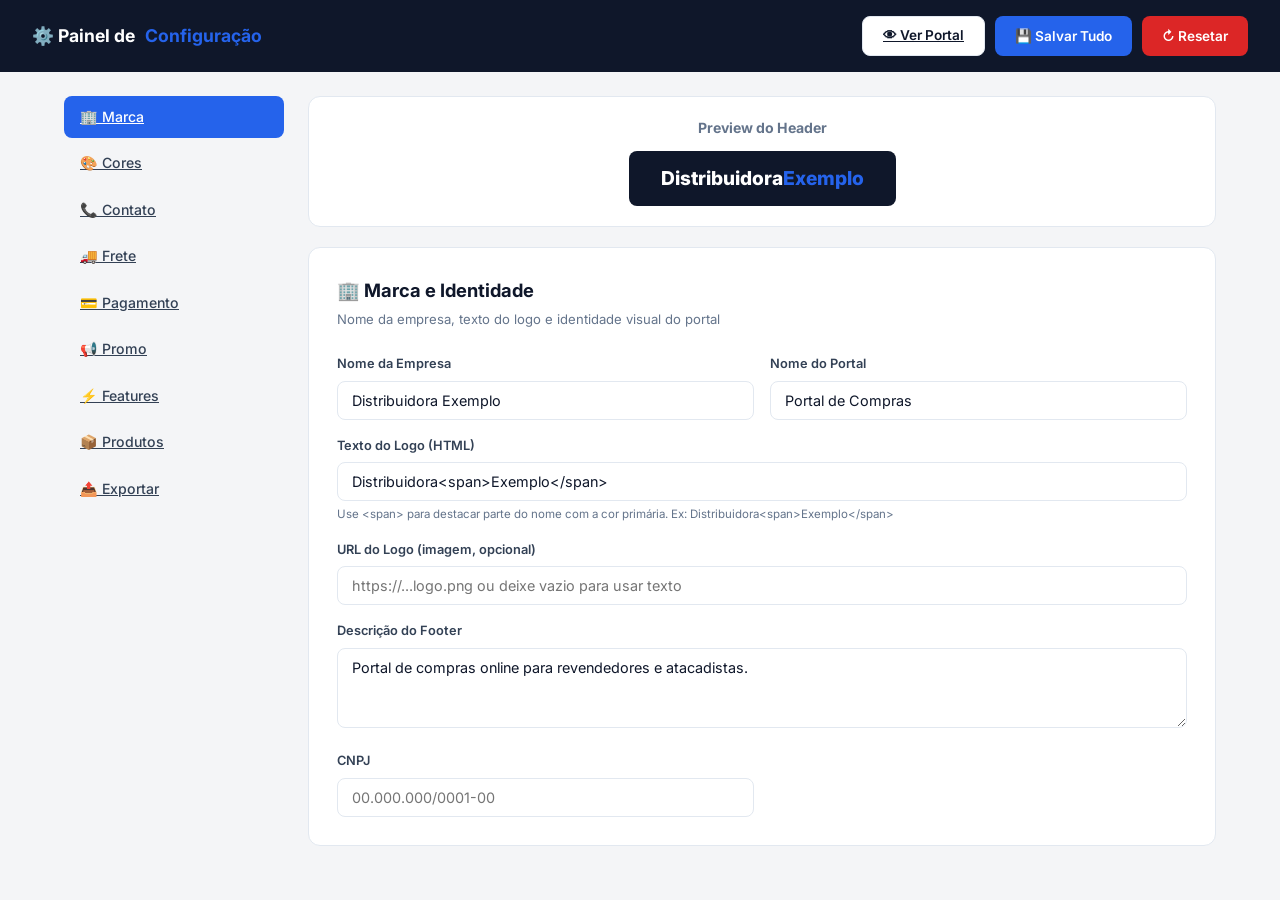
<file: portal/admin.html>
<!DOCTYPE html>
<html lang="pt-BR">
<head>
  <meta charset="UTF-8">
  <meta name="viewport" content="width=device-width, initial-scale=1.0">
  <title>Painel de Configuração — DigitalB2B</title>
  <link rel="preconnect" href="https://fonts.googleapis.com">
  <link rel="preconnect" href="https://fonts.gstatic.com" crossorigin>
  <link href="https://fonts.googleapis.com/css2?family=Inter:wght@300;400;500;600;700;800&display=swap" rel="stylesheet">
  <style>
    *, *::before, *::after { margin: 0; padding: 0; box-sizing: border-box; }

    :root {
      --bg: #f4f5f7;
      --card: #ffffff;
      --border: #e2e8f0;
      --accent: #2563eb;
      --accent-hover: #1d4ed8;
      --text: #0f172a;
      --text-2: #334155;
      --text-3: #64748b;
      --radius: 10px;
    }

    body {
      font-family: 'Inter', sans-serif;
      background: var(--bg);
      color: var(--text);
      line-height: 1.6;
    }

    .admin-header {
      background: var(--text);
      color: #fff;
      padding: 16px 32px;
      display: flex;
      align-items: center;
      justify-content: space-between;
      position: sticky;
      top: 0;
      z-index: 100;
    }

    .admin-header h1 {
      font-size: 1.1rem;
      font-weight: 700;
      display: flex;
      align-items: center;
      gap: 10px;
    }

    .admin-header h1 span { color: var(--accent); }

    .admin-actions { display: flex; gap: 10px; }

    .btn {
      padding: 8px 20px;
      border-radius: 8px;
      border: none;
      font-weight: 600;
      font-size: 0.85rem;
      cursor: pointer;
      transition: all 0.2s;
      font-family: inherit;
    }

    .btn-primary { background: var(--accent); color: #fff; }
    .btn-primary:hover { background: var(--accent-hover); }

    .btn-secondary { background: #fff; color: var(--text); border: 1px solid var(--border); }
    .btn-secondary:hover { background: var(--bg); }

    .btn-success { background: #059669; color: #fff; }
    .btn-success:hover { background: #047857; }

    .btn-danger { background: #dc2626; color: #fff; }
    .btn-danger:hover { background: #b91c1c; }

    .admin-layout {
      display: flex;
      max-width: 1200px;
      margin: 0 auto;
      gap: 24px;
      padding: 24px;
    }

    .admin-sidebar {
      width: 220px;
      flex-shrink: 0;
      position: sticky;
      top: 72px;
      align-self: flex-start;
    }

    .admin-sidebar a {
      display: block;
      padding: 10px 16px;
      border-radius: 8px;
      font-size: 0.88rem;
      font-weight: 500;
      color: var(--text-2);
      margin-bottom: 4px;
      transition: all 0.15s;
    }

    .admin-sidebar a:hover { background: var(--card); color: var(--text); }
    .admin-sidebar a.active { background: var(--accent); color: #fff; }

    .admin-main { flex: 1; min-width: 0; }

    .config-section {
      background: var(--card);
      border: 1px solid var(--border);
      border-radius: 12px;
      padding: 28px;
      margin-bottom: 20px;
    }

    .config-section h2 {
      font-size: 1.15rem;
      font-weight: 700;
      margin-bottom: 4px;
    }

    .config-section .desc {
      font-size: 0.82rem;
      color: var(--text-3);
      margin-bottom: 24px;
    }

    .form-grid {
      display: grid;
      grid-template-columns: 1fr 1fr;
      gap: 16px;
    }

    .form-group { margin-bottom: 0; }
    .form-group.full { grid-column: 1 / -1; }

    .form-group label {
      display: block;
      font-size: 0.8rem;
      font-weight: 600;
      color: var(--text-2);
      margin-bottom: 6px;
    }

    .form-group input,
    .form-group select,
    .form-group textarea {
      width: 100%;
      padding: 10px 14px;
      border: 1px solid var(--border);
      border-radius: 8px;
      font-size: 0.9rem;
      color: var(--text);
      outline: none;
      transition: border-color 0.2s;
      font-family: inherit;
    }

    .form-group input:focus,
    .form-group select:focus,
    .form-group textarea:focus {
      border-color: var(--accent);
      box-shadow: 0 0 0 3px rgba(37,99,235,0.08);
    }

    .form-group textarea { resize: vertical; min-height: 80px; }

    .form-group input[type="color"] {
      height: 40px;
      padding: 4px;
      cursor: pointer;
    }

    .color-row {
      display: flex;
      align-items: center;
      gap: 10px;
    }

    .color-row input[type="color"] {
      width: 48px;
      height: 36px;
      border-radius: 6px;
      border: 1px solid var(--border);
      padding: 2px;
    }

    .color-row input[type="text"] {
      flex: 1;
      font-family: monospace;
      font-size: 0.85rem;
    }

    .form-hint {
      font-size: 0.72rem;
      color: var(--text-3);
      margin-top: 4px;
    }

    .toggle-row {
      display: flex;
      align-items: center;
      justify-content: space-between;
      padding: 12px 0;
      border-bottom: 1px solid var(--border);
    }

    .toggle-row:last-child { border-bottom: none; }

    .toggle-label { font-size: 0.88rem; font-weight: 500; }
    .toggle-desc { font-size: 0.75rem; color: var(--text-3); }

    .toggle {
      width: 44px;
      height: 24px;
      background: #cbd5e1;
      border: none;
      border-radius: 12px;
      position: relative;
      cursor: pointer;
      transition: background 0.2s;
    }

    .toggle.on { background: var(--accent); }

    .toggle::after {
      content: '';
      width: 18px;
      height: 18px;
      background: #fff;
      border-radius: 50%;
      position: absolute;
      top: 3px;
      left: 3px;
      transition: transform 0.2s;
      box-shadow: 0 1px 3px rgba(0,0,0,0.15);
    }

    .toggle.on::after { transform: translateX(20px); }

    .preview-bar {
      background: var(--card);
      border: 1px solid var(--border);
      border-radius: 12px;
      padding: 20px;
      margin-bottom: 20px;
      text-align: center;
    }

    .preview-bar h3 { font-size: 0.88rem; color: var(--text-3); margin-bottom: 12px; }

    .preview-header {
      display: inline-flex;
      align-items: center;
      gap: 12px;
      padding: 12px 32px;
      border-radius: 8px;
      font-size: 1.2rem;
      font-weight: 800;
      color: #fff;
    }

    .saved-toast {
      position: fixed;
      bottom: 24px;
      right: 24px;
      padding: 14px 24px;
      background: #059669;
      color: #fff;
      border-radius: 10px;
      font-weight: 600;
      font-size: 0.9rem;
      box-shadow: 0 4px 20px rgba(0,0,0,0.15);
      transform: translateY(80px);
      opacity: 0;
      transition: all 0.3s;
      z-index: 9999;
    }

    .saved-toast.show { transform: translateY(0); opacity: 1; }

    .product-table {
      width: 100%;
      border-collapse: collapse;
      margin-top: 16px;
    }

    .product-table th {
      text-align: left;
      font-size: 0.72rem;
      font-weight: 600;
      text-transform: uppercase;
      letter-spacing: 0.5px;
      color: var(--text-3);
      padding: 8px 12px;
      border-bottom: 2px solid var(--border);
    }

    .product-table td {
      padding: 10px 12px;
      font-size: 0.85rem;
      border-bottom: 1px solid var(--border);
    }

    .product-table tr:hover { background: var(--bg); }

    .export-box {
      margin-top: 16px;
      padding: 16px;
      background: var(--bg);
      border-radius: 8px;
      border: 1px solid var(--border);
    }

    .export-box pre {
      font-size: 0.78rem;
      overflow-x: auto;
      white-space: pre-wrap;
      word-break: break-all;
      max-height: 300px;
      overflow-y: auto;
      color: var(--text-2);
    }

    @media (max-width: 768px) {
      .admin-layout { flex-direction: column; padding: 16px; }
      .admin-sidebar { width: 100%; position: static; display: flex; overflow-x: auto; gap: 4px; }
      .admin-sidebar a { white-space: nowrap; }
      .form-grid { grid-template-columns: 1fr; }
    }
  </style>
</head>
<body>
  <header class="admin-header">
    <h1>⚙️ Painel de <span>Configuração</span></h1>
    <div class="admin-actions">
      <a href="catalogo.html" class="btn btn-secondary">👁 Ver Portal</a>
      <button class="btn btn-primary" onclick="saveAll()">💾 Salvar Tudo</button>
      <button class="btn btn-danger" onclick="resetConfig()">↻ Resetar</button>
    </div>
  </header>

  <div class="admin-layout">
    <nav class="admin-sidebar">
      <a href="#marca" class="active" onclick="showSection('marca', this)">🏢 Marca</a>
      <a href="#cores" onclick="showSection('cores', this)">🎨 Cores</a>
      <a href="#contato" onclick="showSection('contato', this)">📞 Contato</a>
      <a href="#frete" onclick="showSection('frete', this)">🚚 Frete</a>
      <a href="#pagamento" onclick="showSection('pagamento', this)">💳 Pagamento</a>
      <a href="#promo" onclick="showSection('promo', this)">📢 Promo</a>
      <a href="#features" onclick="showSection('features', this)">⚡ Features</a>
      <a href="#produtos" onclick="showSection('produtos', this)">📦 Produtos</a>
      <a href="#exportar" onclick="showSection('exportar', this)">📤 Exportar</a>
    </nav>

    <div class="admin-main">

      <!-- PREVIEW -->
      <div class="preview-bar">
        <h3>Preview do Header</h3>
        <div class="preview-header" id="previewHeader">
          <span id="previewLogo">Distribuidora Exemplo</span>
        </div>
      </div>

      <!-- MARCA -->
      <div class="config-section" id="section-marca">
        <h2>🏢 Marca e Identidade</h2>
        <p class="desc">Nome da empresa, texto do logo e identidade visual do portal</p>
        <div class="form-grid">
          <div class="form-group">
            <label>Nome da Empresa</label>
            <input type="text" id="cfg-company" placeholder="Distribuidora Exemplo">
          </div>
          <div class="form-group">
            <label>Nome do Portal</label>
            <input type="text" id="cfg-portalName" placeholder="Portal de Compras">
          </div>
          <div class="form-group full">
            <label>Texto do Logo (HTML)</label>
            <input type="text" id="cfg-logoText" placeholder="Distribuidora<span>Exemplo</span>">
            <p class="form-hint">Use &lt;span&gt; para destacar parte do nome com a cor primária. Ex: Distribuidora&lt;span&gt;Exemplo&lt;/span&gt;</p>
          </div>
          <div class="form-group full">
            <label>URL do Logo (imagem, opcional)</label>
            <input type="text" id="cfg-logo" placeholder="https://...logo.png ou deixe vazio para usar texto">
          </div>
          <div class="form-group full">
            <label>Descrição do Footer</label>
            <textarea id="cfg-footerDesc" placeholder="Portal de compras online..."></textarea>
          </div>
          <div class="form-group">
            <label>CNPJ</label>
            <input type="text" id="cfg-cnpj" placeholder="00.000.000/0001-00">
          </div>
        </div>
      </div>

      <!-- CORES -->
      <div class="config-section" id="section-cores" style="display:none">
        <h2>🎨 Cores do Portal</h2>
        <p class="desc">Personalize as cores para combinar com a marca do cliente</p>
        <div class="form-grid">
          <div class="form-group">
            <label>Cor Primária (botões, links)</label>
            <div class="color-row">
              <input type="color" id="cfg-primary" value="#2563eb" onchange="syncColor('primary')">
              <input type="text" id="cfg-primary-hex" value="#2563eb" onchange="syncColorHex('primary')">
            </div>
          </div>
          <div class="form-group">
            <label>Cor Primária Hover</label>
            <div class="color-row">
              <input type="color" id="cfg-primaryHover" value="#1d4ed8" onchange="syncColor('primaryHover')">
              <input type="text" id="cfg-primaryHover-hex" value="#1d4ed8" onchange="syncColorHex('primaryHover')">
            </div>
          </div>
          <div class="form-group">
            <label>Cor Secundária (preços, sucesso)</label>
            <div class="color-row">
              <input type="color" id="cfg-secondary" value="#059669" onchange="syncColor('secondary')">
              <input type="text" id="cfg-secondary-hex" value="#059669" onchange="syncColorHex('secondary')">
            </div>
          </div>
          <div class="form-group">
            <label>Header (fundo)</label>
            <div class="color-row">
              <input type="color" id="cfg-headerBg" value="#0f172a" onchange="syncColor('headerBg')">
              <input type="text" id="cfg-headerBg-hex" value="#0f172a" onchange="syncColorHex('headerBg')">
            </div>
          </div>
        </div>
      </div>

      <!-- CONTATO -->
      <div class="config-section" id="section-contato" style="display:none">
        <h2>📞 Contato e Atendimento</h2>
        <p class="desc">Informações de contato exibidas no portal</p>
        <div class="form-grid">
          <div class="form-group">
            <label>Telefone</label>
            <input type="text" id="cfg-phone" placeholder="(11) 0000-0000">
          </div>
          <div class="form-group">
            <label>WhatsApp (apenas números)</label>
            <input type="text" id="cfg-whatsapp" placeholder="5511900000000">
          </div>
          <div class="form-group">
            <label>E-mail Comercial</label>
            <input type="email" id="cfg-email" placeholder="comercial@empresa.com">
          </div>
          <div class="form-group">
            <label>Horário de Atendimento</label>
            <input type="text" id="cfg-hours" placeholder="Seg a Sex: 8:00 às 18:00">
          </div>
          <div class="form-group full">
            <label>Endereço</label>
            <input type="text" id="cfg-address" placeholder="Rua Exemplo, 123 — Cidade/UF">
          </div>
        </div>
      </div>

      <!-- FRETE -->
      <div class="config-section" id="section-frete" style="display:none">
        <h2>🚚 Frete e Entrega</h2>
        <p class="desc">Regras de frete grátis e prazo de entrega</p>
        <div class="form-grid">
          <div class="form-group">
            <label>Frete Grátis acima de (R$)</label>
            <input type="number" id="cfg-freeAbove" placeholder="500" step="50">
          </div>
          <div class="form-group">
            <label>Custo do Frete Padrão (R$)</label>
            <input type="number" id="cfg-shippingCost" placeholder="29.90" step="0.10">
          </div>
          <div class="form-group">
            <label>Prazo de Entrega (dias úteis)</label>
            <input type="number" id="cfg-deliveryDays" placeholder="3" min="1" max="30">
          </div>
        </div>
      </div>

      <!-- PAGAMENTO -->
      <div class="config-section" id="section-pagamento" style="display:none">
        <h2>💳 Formas de Pagamento</h2>
        <p class="desc">Configure as formas de pagamento aceitas e descontos</p>
        <div id="paymentList"></div>
      </div>

      <!-- PROMO -->
      <div class="config-section" id="section-promo" style="display:none">
        <h2>📢 Banner Promocional</h2>
        <p class="desc">Banner no topo do portal com promoções ou avisos</p>
        <div class="form-grid">
          <div class="form-group full">
            <div class="toggle-row">
              <div>
                <div class="toggle-label">Banner ativo</div>
                <div class="toggle-desc">Exibe o banner promocional no topo das páginas</div>
              </div>
              <button class="toggle on" id="cfg-promoEnabled" onclick="this.classList.toggle('on')"></button>
            </div>
          </div>
          <div class="form-group full">
            <label>Texto do Banner</label>
            <input type="text" id="cfg-promoText" placeholder="🚚 Frete grátis em pedidos acima de R$ 500">
          </div>
          <div class="form-group">
            <label>Texto do Link</label>
            <input type="text" id="cfg-promoLinkText" placeholder="Confira as condições">
          </div>
        </div>
      </div>

      <!-- FEATURES -->
      <div class="config-section" id="section-features" style="display:none">
        <h2>⚡ Features do Portal</h2>
        <p class="desc">Ative ou desative funcionalidades do portal</p>
        <div class="toggle-row">
          <div>
            <div class="toggle-label">Pedido Mínimo</div>
            <div class="toggle-desc">Exige quantidade mínima por produto</div>
          </div>
          <button class="toggle on" id="feat-minOrder" onclick="this.classList.toggle('on')"></button>
        </div>
        <div class="toggle-row">
          <div>
            <div class="toggle-label">Exibir Estoque</div>
            <div class="toggle-desc">Mostra disponibilidade de estoque no catálogo</div>
          </div>
          <button class="toggle on" id="feat-stock" onclick="this.classList.toggle('on')"></button>
        </div>
        <div class="toggle-row">
          <div>
            <div class="toggle-label">Preço por Caixa</div>
            <div class="toggle-desc">Exibe preço da caixa fechada nos produtos</div>
          </div>
          <button class="toggle on" id="feat-boxPrice" onclick="this.classList.toggle('on')"></button>
        </div>
        <div class="toggle-row">
          <div>
            <div class="toggle-label">Repetir Pedido</div>
            <div class="toggle-desc">Permite repetir pedido anterior com 1 clique</div>
          </div>
          <button class="toggle on" id="feat-reorder" onclick="this.classList.toggle('on')"></button>
        </div>
        <div class="toggle-row">
          <div>
            <div class="toggle-label">Cancelar Pedido</div>
            <div class="toggle-desc">Permite cancelar pedidos pendentes</div>
          </div>
          <button class="toggle on" id="feat-cancel" onclick="this.classList.toggle('on')"></button>
        </div>
      </div>

      <!-- PRODUTOS -->
      <div class="config-section" id="section-produtos" style="display:none">
        <h2>📦 Produtos Cadastrados</h2>
        <p class="desc">Produtos do catálogo. Para edição completa, altere o arquivo <code>js/data.js</code></p>
        <p style="font-size:0.85rem; color:var(--text-2); margin-bottom:12px;"><strong id="productTotal">0</strong> produtos · <strong id="categoryTotal">0</strong> categorias · <strong id="brandTotal">0</strong> marcas</p>
        <table class="product-table" id="productTable">
          <thead>
            <tr>
              <th>SKU</th>
              <th>Produto</th>
              <th>Marca</th>
              <th>Categoria</th>
              <th>Preço</th>
              <th>Estoque</th>
            </tr>
          </thead>
          <tbody></tbody>
        </table>
      </div>

      <!-- EXPORTAR -->
      <div class="config-section" id="section-exportar" style="display:none">
        <h2>📤 Exportar Configuração</h2>
        <p class="desc">Copie este JSON e cole no arquivo <code>js/config.js</code> do cliente ou salve para backup</p>
        <button class="btn btn-primary" onclick="generateExport()" style="margin-bottom:12px;">Gerar config.js</button>
        <button class="btn btn-secondary" onclick="copyExport()">📋 Copiar</button>
        <div class="export-box">
          <pre id="exportCode">Clique em "Gerar config.js" para ver a configuração</pre>
        </div>
      </div>

    </div>
  </div>

  <div class="saved-toast" id="savedToast">✓ Configuração salva com sucesso!</div>

  <script src="js/data.js"></script>
  <script>
    // Load saved config
    const saved = localStorage.getItem('db2b_config');
    const cfg = saved ? JSON.parse(saved) : {};

    // Populate fields
    function loadFields() {
      document.getElementById('cfg-company').value = cfg.company || 'Distribuidora Exemplo';
      document.getElementById('cfg-portalName').value = cfg.portalName || 'Portal de Compras';
      document.getElementById('cfg-logoText').value = cfg.logoText || 'Distribuidora<span>Exemplo</span>';
      document.getElementById('cfg-logo').value = cfg.logo || '';
      document.getElementById('cfg-footerDesc').value = cfg.footer?.description || 'Portal de compras online para revendedores e atacadistas.';
      document.getElementById('cfg-cnpj').value = cfg.footer?.cnpj || '';

      const colors = cfg.colors || {};
      ['primary', 'primaryHover', 'secondary', 'headerBg'].forEach(k => {
        const val = colors[k] || document.getElementById(`cfg-${k}`).value;
        document.getElementById(`cfg-${k}`).value = val;
        document.getElementById(`cfg-${k}-hex`).value = val;
      });

      const contact = cfg.contact || {};
      document.getElementById('cfg-phone').value = contact.phone || '';
      document.getElementById('cfg-whatsapp').value = contact.whatsapp || '';
      document.getElementById('cfg-email').value = contact.email || '';
      document.getElementById('cfg-hours').value = contact.hours || '';
      document.getElementById('cfg-address').value = contact.address || '';

      const ship = cfg.shipping || {};
      document.getElementById('cfg-freeAbove').value = ship.freeAbove || 500;
      document.getElementById('cfg-shippingCost').value = ship.defaultCost || 29.90;
      document.getElementById('cfg-deliveryDays').value = ship.estimateDays || 3;

      const promo = cfg.promoBanner || {};
      if (promo.enabled === false) document.getElementById('cfg-promoEnabled').classList.remove('on');
      document.getElementById('cfg-promoText').value = promo.text || '🚚 Frete grátis em pedidos acima de R$ 500';
      document.getElementById('cfg-promoLinkText').value = promo.linkText || 'Confira as condições';

      renderPayments();
      renderProducts();
      updatePreview();
    }

    function renderPayments() {
      const payments = cfg.payments || [
        { id: 'boleto', label: 'Boleto Bancário', discount: 0 },
        { id: 'pix', label: 'PIX', discount: 5 },
        { id: 'prazo', label: 'Faturado 30 dias', discount: 0 },
      ];

      document.getElementById('paymentList').innerHTML = payments.map((p, i) => `
        <div class="toggle-row">
          <div style="flex:1;">
            <input type="text" value="${p.label}" style="border:1px solid var(--border); border-radius:6px; padding:6px 10px; font-size:0.88rem; width:200px;" data-pay-label="${i}">
            <span style="margin-left:12px; font-size:0.82rem; color:var(--text-3);">
              Desconto: <input type="number" value="${p.discount}" min="0" max="100" style="width:50px; border:1px solid var(--border); border-radius:4px; padding:4px 6px; font-size:0.82rem; text-align:center;" data-pay-disc="${i}">%
            </span>
          </div>
        </div>
      `).join('');
    }

    function renderProducts() {
      const tbody = document.querySelector('#productTable tbody');
      tbody.innerHTML = PRODUCTS.map(p => `
        <tr>
          <td><code>${p.sku}</code></td>
          <td>${p.name}</td>
          <td>${p.brand}</td>
          <td>${p.category}</td>
          <td>R$ ${p.price.toFixed(2)}</td>
          <td>${p.stock}</td>
        </tr>
      `).join('');

      document.getElementById('productTotal').textContent = PRODUCTS.length;
      document.getElementById('categoryTotal').textContent = CATEGORIES.length;
      document.getElementById('brandTotal').textContent = new Set(PRODUCTS.map(p => p.brand)).size;
    }

    function syncColor(key) {
      const val = document.getElementById(`cfg-${key}`).value;
      document.getElementById(`cfg-${key}-hex`).value = val;
      updatePreview();
    }

    function syncColorHex(key) {
      const val = document.getElementById(`cfg-${key}-hex`).value;
      if (/^#[0-9a-fA-F]{6}$/.test(val)) {
        document.getElementById(`cfg-${key}`).value = val;
      }
      updatePreview();
    }

    function updatePreview() {
      const headerBg = document.getElementById('cfg-headerBg').value;
      const primary = document.getElementById('cfg-primary').value;
      const logoText = document.getElementById('cfg-logoText').value || 'DigitalB2B';

      const preview = document.getElementById('previewHeader');
      preview.style.background = headerBg;

      const logo = document.getElementById('previewLogo');
      logo.innerHTML = logoText;
      const span = logo.querySelector('span');
      if (span) span.style.color = primary;
    }

    function showSection(id, el) {
      document.querySelectorAll('.config-section').forEach(s => s.style.display = 'none');
      document.getElementById(`section-${id}`).style.display = 'block';
      document.querySelectorAll('.admin-sidebar a').forEach(a => a.classList.remove('active'));
      if (el) el.classList.add('active');
    }

    function collectConfig() {
      return {
        company: document.getElementById('cfg-company').value,
        portalName: document.getElementById('cfg-portalName').value,
        logoText: document.getElementById('cfg-logoText').value,
        logo: document.getElementById('cfg-logo').value,
        colors: {
          primary: document.getElementById('cfg-primary').value,
          primaryHover: document.getElementById('cfg-primaryHover').value,
          primaryLight: document.getElementById('cfg-primary').value + '15',
          secondary: document.getElementById('cfg-secondary').value,
          headerBg: document.getElementById('cfg-headerBg').value,
          headerBg2: document.getElementById('cfg-headerBg').value.replace(/0f|0a/g, '1e'),
        },
        contact: {
          phone: document.getElementById('cfg-phone').value,
          whatsapp: document.getElementById('cfg-whatsapp').value,
          email: document.getElementById('cfg-email').value,
          hours: document.getElementById('cfg-hours').value,
          address: document.getElementById('cfg-address').value,
        },
        shipping: {
          freeAbove: parseFloat(document.getElementById('cfg-freeAbove').value) || 500,
          defaultCost: parseFloat(document.getElementById('cfg-shippingCost').value) || 29.90,
          estimateDays: parseInt(document.getElementById('cfg-deliveryDays').value) || 3,
        },
        payments: Array.from(document.querySelectorAll('[data-pay-label]')).map((el, i) => ({
          id: ['boleto', 'pix', 'prazo'][i],
          label: el.value,
          discount: parseFloat(document.querySelector(`[data-pay-disc="${i}"]`).value) || 0,
        })),
        promoBanner: {
          enabled: document.getElementById('cfg-promoEnabled').classList.contains('on'),
          text: document.getElementById('cfg-promoText').value,
          linkText: document.getElementById('cfg-promoLinkText').value,
        },
        features: {
          minOrderEnabled: document.getElementById('feat-minOrder').classList.contains('on'),
          stockDisplay: document.getElementById('feat-stock').classList.contains('on'),
          boxPriceDisplay: document.getElementById('feat-boxPrice').classList.contains('on'),
          reorderEnabled: document.getElementById('feat-reorder').classList.contains('on'),
          cancelEnabled: document.getElementById('feat-cancel').classList.contains('on'),
        },
        footer: {
          description: document.getElementById('cfg-footerDesc').value,
          cnpj: document.getElementById('cfg-cnpj').value,
        },
      };
    }

    function saveAll() {
      const config = collectConfig();
      localStorage.setItem('db2b_config', JSON.stringify(config));

      const toast = document.getElementById('savedToast');
      toast.classList.add('show');
      setTimeout(() => toast.classList.remove('show'), 2500);
    }

    function resetConfig() {
      if (confirm('Resetar todas as configurações para o padrão?')) {
        localStorage.removeItem('db2b_config');
        location.reload();
      }
    }

    function generateExport() {
      const config = collectConfig();
      const code = `// Configuração gerada em ${new Date().toLocaleDateString('pt-BR')}\nconst CONFIG = ${JSON.stringify(config, null, 2)};\n\nfunction applyConfig() {\n  const root = document.documentElement;\n  Object.entries(CONFIG.colors).forEach(([k, v]) => {\n    const map = { primary: '--accent', primaryHover: '--accent-hover', secondary: '--accent-2', headerBg: '--bg-header', headerBg2: '--bg-header-2' };\n    if (map[k] && v) root.style.setProperty(map[k], v);\n  });\n  document.title = CONFIG.portalName + ' — ' + CONFIG.company;\n}\napplyConfig();`;
      document.getElementById('exportCode').textContent = code;
    }

    function copyExport() {
      const text = document.getElementById('exportCode').textContent;
      navigator.clipboard.writeText(text).then(() => {
        const toast = document.getElementById('savedToast');
        toast.textContent = '📋 Copiado para a área de transferência!';
        toast.classList.add('show');
        setTimeout(() => { toast.classList.remove('show'); toast.textContent = '✓ Configuração salva com sucesso!'; }, 2000);
      });
    }

    // Listen for changes to update preview
    ['cfg-company', 'cfg-logoText', 'cfg-headerBg', 'cfg-primary'].forEach(id => {
      document.getElementById(id).addEventListener('input', updatePreview);
    });

    loadFields();
  </script>
</body>
</html>
</file>
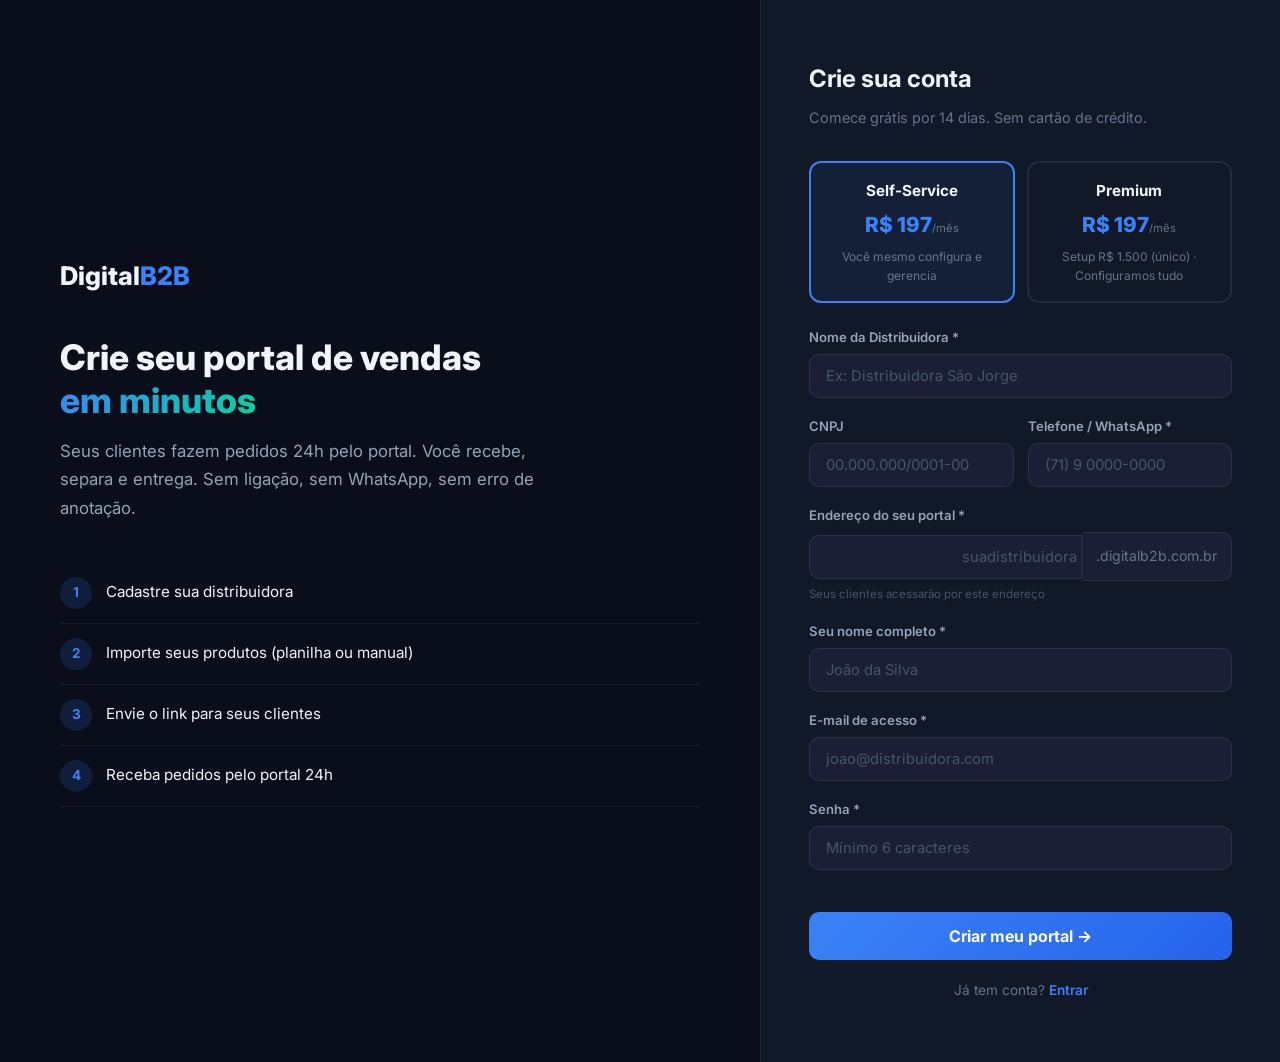
<file: portal/signup.html>
<!DOCTYPE html>
<html lang="pt-BR">
<head>
  <meta charset="UTF-8">
  <meta name="viewport" content="width=device-width, initial-scale=1.0">
  <title>Criar Portal — DigitalB2B</title>
  <link rel="preconnect" href="https://fonts.googleapis.com">
  <link rel="preconnect" href="https://fonts.gstatic.com" crossorigin>
  <link href="https://fonts.googleapis.com/css2?family=Inter:wght@300;400;500;600;700;800&display=swap" rel="stylesheet">
  <link rel="stylesheet" href="css/portal.css">
  <style>
    body { background: #0a0e1a; min-height: 100vh; }

    .signup-page {
      display: flex;
      min-height: 100vh;
    }

    .signup-left {
      flex: 1;
      display: flex;
      flex-direction: column;
      justify-content: center;
      padding: 60px;
      color: #f1f5f9;
    }

    .signup-left .logo {
      font-size: 1.6rem;
      font-weight: 800;
      margin-bottom: 40px;
    }

    .signup-left .logo span { color: #3b82f6; }

    .signup-left h1 {
      font-size: 2.2rem;
      font-weight: 800;
      line-height: 1.2;
      margin-bottom: 16px;
    }

    .signup-left h1 em {
      font-style: normal;
      background: linear-gradient(135deg, #3b82f6, #06d6a0);
      -webkit-background-clip: text;
      -webkit-text-fill-color: transparent;
    }

    .signup-left p {
      color: #94a3b8;
      font-size: 1.05rem;
      line-height: 1.7;
      max-width: 480px;
    }

    .signup-steps {
      margin-top: 40px;
      list-style: none;
      padding: 0;
    }

    .signup-steps li {
      display: flex;
      align-items: center;
      gap: 14px;
      padding: 14px 0;
      border-bottom: 1px solid rgba(255,255,255,0.06);
      font-size: 0.95rem;
    }

    .signup-steps li .num {
      width: 32px;
      height: 32px;
      border-radius: 50%;
      background: rgba(59,130,246,0.15);
      color: #3b82f6;
      display: flex;
      align-items: center;
      justify-content: center;
      font-weight: 700;
      font-size: 0.85rem;
      flex-shrink: 0;
    }

    .signup-right {
      width: 520px;
      flex-shrink: 0;
      background: #111827;
      padding: 60px 48px;
      display: flex;
      flex-direction: column;
      justify-content: center;
      border-left: 1px solid rgba(255,255,255,0.06);
      overflow-y: auto;
    }

    .signup-right h2 {
      font-size: 1.5rem;
      font-weight: 700;
      color: #f1f5f9;
      margin-bottom: 8px;
    }

    .signup-right .subtitle {
      color: #64748b;
      font-size: 0.9rem;
      margin-bottom: 32px;
    }

    .signup-right .form-group {
      margin-bottom: 18px;
    }

    .signup-right label {
      display: block;
      font-size: 0.82rem;
      font-weight: 600;
      color: #94a3b8;
      margin-bottom: 6px;
    }

    .signup-right input,
    .signup-right select {
      width: 100%;
      padding: 12px 16px;
      background: #1a1f35;
      border: 1px solid rgba(255,255,255,0.08);
      border-radius: 10px;
      color: #f1f5f9;
      font-size: 0.92rem;
      font-family: inherit;
      outline: none;
      transition: border-color 0.2s;
    }

    .signup-right input:focus {
      border-color: #3b82f6;
      box-shadow: 0 0 0 3px rgba(59,130,246,0.12);
    }

    .signup-right input::placeholder { color: #475569; }

    .form-row {
      display: grid;
      grid-template-columns: 1fr 1fr;
      gap: 14px;
    }

    .form-hint {
      font-size: 0.72rem;
      color: #475569;
      margin-top: 4px;
    }

    .signup-btn {
      width: 100%;
      padding: 14px;
      background: linear-gradient(135deg, #3b82f6, #2563eb);
      color: #fff;
      border: none;
      border-radius: 10px;
      font-size: 1rem;
      font-weight: 700;
      cursor: pointer;
      margin-top: 24px;
      font-family: inherit;
      transition: all 0.2s;
    }

    .signup-btn:hover { transform: translateY(-1px); box-shadow: 0 8px 24px rgba(59,130,246,0.3); }
    .signup-btn:disabled { opacity: 0.5; cursor: not-allowed; transform: none; }

    .signup-login {
      text-align: center;
      margin-top: 20px;
      font-size: 0.85rem;
      color: #64748b;
    }

    .signup-login a { color: #3b82f6; font-weight: 600; }

    .form-error {
      color: #ef4444;
      font-size: 0.82rem;
      margin-top: 6px;
      display: none;
    }

    .form-error.show { display: block; }

    .form-success {
      background: rgba(6,214,160,0.1);
      border: 1px solid rgba(6,214,160,0.3);
      border-radius: 12px;
      padding: 24px;
      text-align: center;
      display: none;
    }

    .form-success.show { display: block; }

    .form-success h3 {
      color: #06d6a0;
      font-size: 1.2rem;
      margin-bottom: 8px;
    }

    .form-success p { color: #94a3b8; font-size: 0.9rem; }

    .form-success a {
      display: inline-block;
      margin-top: 16px;
      padding: 10px 24px;
      background: #3b82f6;
      color: #fff;
      border-radius: 8px;
      font-weight: 600;
      font-size: 0.9rem;
    }

    .plan-cards {
      display: grid;
      grid-template-columns: 1fr 1fr;
      gap: 12px;
      margin-bottom: 24px;
    }

    .plan-card {
      padding: 16px;
      border: 2px solid rgba(255,255,255,0.08);
      border-radius: 12px;
      cursor: pointer;
      transition: all 0.2s;
      text-align: center;
    }

    .plan-card:hover { border-color: rgba(59,130,246,0.3); }
    .plan-card.selected { border-color: #3b82f6; background: rgba(59,130,246,0.08); }

    .plan-card .plan-name {
      font-weight: 700;
      color: #f1f5f9;
      font-size: 0.95rem;
      margin-bottom: 4px;
    }

    .plan-card .plan-price {
      font-size: 1.3rem;
      font-weight: 800;
      color: #3b82f6;
    }

    .plan-card .plan-price small {
      font-size: 0.7rem;
      font-weight: 400;
      color: #64748b;
    }

    .plan-card .plan-desc {
      font-size: 0.75rem;
      color: #64748b;
      margin-top: 6px;
    }

    @media (max-width: 900px) {
      .signup-page { flex-direction: column; }
      .signup-left { padding: 40px 24px; }
      .signup-right { width: 100%; padding: 40px 24px; border-left: none; border-top: 1px solid rgba(255,255,255,0.06); }
    }
  </style>
</head>
<body>
  <div class="signup-page">
    <div class="signup-left">
      <div class="logo">Digital<span>B2B</span></div>
      <h1>Crie seu portal de vendas<br><em>em minutos</em></h1>
      <p>Seus clientes fazem pedidos 24h pelo portal. Você recebe, separa e entrega. Sem ligação, sem WhatsApp, sem erro de anotação.</p>

      <ul class="signup-steps">
        <li><span class="num">1</span> Cadastre sua distribuidora</li>
        <li><span class="num">2</span> Importe seus produtos (planilha ou manual)</li>
        <li><span class="num">3</span> Envie o link para seus clientes</li>
        <li><span class="num">4</span> Receba pedidos pelo portal 24h</li>
      </ul>
    </div>

    <div class="signup-right">
      <div id="signupForm">
        <h2>Crie sua conta</h2>
        <p class="subtitle">Comece grátis por 14 dias. Sem cartão de crédito.</p>

        <!-- PLAN SELECTION -->
        <div class="plan-cards">
          <div class="plan-card selected" onclick="selectPlan('self-service', this)">
            <div class="plan-name">Self-Service</div>
            <div class="plan-price">R$ 197<small>/mês</small></div>
            <div class="plan-desc">Você mesmo configura e gerencia</div>
          </div>
          <div class="plan-card" onclick="selectPlan('setup', this)">
            <div class="plan-name">Premium</div>
            <div class="plan-price">R$ 197<small>/mês</small></div>
            <div class="plan-desc">Setup R$ 1.500 (único) · Configuramos tudo</div>
          </div>
        </div>

        <!-- COMPANY -->
        <div class="form-group">
          <label>Nome da Distribuidora *</label>
          <input type="text" id="company" placeholder="Ex: Distribuidora São Jorge">
        </div>

        <div class="form-row">
          <div class="form-group">
            <label>CNPJ</label>
            <input type="text" id="cnpj" placeholder="00.000.000/0001-00">
          </div>
          <div class="form-group">
            <label>Telefone / WhatsApp *</label>
            <input type="tel" id="phone" placeholder="(71) 9 0000-0000">
          </div>
        </div>

        <!-- PORTAL SLUG -->
        <div class="form-group">
          <label>Endereço do seu portal *</label>
          <div style="display:flex; align-items:center; gap:0;">
            <input type="text" id="slug" placeholder="suadistribuidora" style="border-radius:10px 0 0 10px; text-align:right; padding-right:4px;">
            <span style="background:#1a1f35; border:1px solid rgba(255,255,255,0.08); border-left:none; padding:12px 14px; border-radius:0 10px 10px 0; color:#64748b; font-size:0.88rem; white-space:nowrap;">.digitalb2b.com.br</span>
          </div>
          <p class="form-hint">Seus clientes acessarão por este endereço</p>
        </div>

        <!-- USER -->
        <div class="form-group">
          <label>Seu nome completo *</label>
          <input type="text" id="name" placeholder="João da Silva">
        </div>

        <div class="form-group">
          <label>E-mail de acesso *</label>
          <input type="email" id="email" placeholder="joao@distribuidora.com">
        </div>

        <div class="form-group">
          <label>Senha *</label>
          <input type="password" id="password" placeholder="Mínimo 6 caracteres">
        </div>

        <div class="form-error" id="signupError"></div>

        <button class="signup-btn" onclick="doSignup()">Criar meu portal →</button>

        <p class="signup-login">Já tem conta? <a href="login.html">Entrar</a></p>
      </div>

      <div class="form-success" id="signupSuccess">
        <h3>✅ Portal criado com sucesso!</h3>
        <p>Sua distribuidora já está online. Acesse o painel admin para cadastrar seus produtos e começar a receber pedidos.</p>
        <a href="admin.html" id="goAdmin">Acessar Painel Admin →</a>
      </div>
    </div>
  </div>

  <script src="js/supabase-client.js"></script>
  <script>
    let selectedPlan = 'self-service';

    function selectPlan(plan, el) {
      selectedPlan = plan;
      document.querySelectorAll('.plan-card').forEach(c => c.classList.remove('selected'));
      el.classList.add('selected');
    }

    // Auto-generate slug from company name
    document.getElementById('company').addEventListener('input', function() {
      const slug = this.value
        .toLowerCase()
        .normalize('NFD').replace(/[̀-ͯ]/g, '')
        .replace(/[^a-z0-9]+/g, '-')
        .replace(/^-|-$/g, '')
        .substring(0, 30);
      document.getElementById('slug').value = slug;
    });

    async function doSignup() {
      const btn = document.querySelector('.signup-btn');
      const errorEl = document.getElementById('signupError');
      errorEl.classList.remove('show');

      const fields = {
        company: document.getElementById('company').value.trim(),
        cnpj: document.getElementById('cnpj').value.trim(),
        phone: document.getElementById('phone').value.trim(),
        slug: document.getElementById('slug').value.trim().toLowerCase(),
        name: document.getElementById('name').value.trim(),
        email: document.getElementById('email').value.trim(),
        password: document.getElementById('password').value,
      };

      // Validation
      if (!fields.company || !fields.phone || !fields.slug || !fields.name || !fields.email || !fields.password) {
        errorEl.textContent = 'Preencha todos os campos obrigatórios.';
        errorEl.classList.add('show');
        return;
      }

      if (!/^[a-z0-9-]+$/.test(fields.slug)) {
        errorEl.textContent = 'O endereço do portal deve conter apenas letras, números e hífens.';
        errorEl.classList.add('show');
        return;
      }

      if (fields.password.length < 6) {
        errorEl.textContent = 'A senha deve ter no mínimo 6 caracteres.';
        errorEl.classList.add('show');
        return;
      }

      btn.disabled = true;
      btn.textContent = 'Criando portal...';

      const result = await DataStore.signup(fields);

      if (result.error) {
        errorEl.textContent = result.error;
        errorEl.classList.add('show');
        btn.disabled = false;
        btn.textContent = 'Criar meu portal →';
        return;
      }

      // Success
      document.getElementById('signupForm').style.display = 'none';
      document.getElementById('signupSuccess').classList.add('show');
    }
  </script>
</body>
</html>
</file>
<file: sitekit/css/tokens.css>
/* ============================================================
   SiteKit — Design Tokens
   CSS custom properties for all themes.
   Override --sk-* vars to customize any vertical.
   ============================================================ */

:root {
  /* ----- COLORS: DARK THEME (default) ----- */
  --sk-bg-1: #0a0e1a;
  --sk-bg-2: #111827;
  --sk-bg-3: #1a1f35;
  --sk-bg-3-hover: #222845;

  --sk-accent: #3b82f6;
  --sk-accent-hover: #2563eb;
  --sk-accent-glow: rgba(59, 130, 246, 0.3);
  --sk-accent-light: rgba(59, 130, 246, 0.12);

  --sk-accent-2: #06d6a0;
  --sk-accent-2-glow: rgba(6, 214, 160, 0.3);

  --sk-gradient: linear-gradient(135deg, var(--sk-accent), var(--sk-accent-2));

  --sk-text-1: #f1f5f9;
  --sk-text-2: #94a3b8;
  --sk-text-3: #64748b;
  --sk-text-inverse: #0f172a;

  --sk-border: rgba(255, 255, 255, 0.06);
  --sk-border-accent: rgba(59, 130, 246, 0.2);

  /* ----- COLORS: SEMANTIC ----- */
  --sk-success: #059669;
  --sk-success-light: #ecfdf5;
  --sk-warning: #d97706;
  --sk-warning-light: #fffbeb;
  --sk-danger: #dc2626;
  --sk-danger-light: #fef2f2;
  --sk-info: #0ea5e9;
  --sk-info-light: #f0f9ff;

  /* ----- TYPOGRAPHY ----- */
  --sk-font: 'Inter', -apple-system, BlinkMacSystemFont, 'Segoe UI', sans-serif;
  --sk-font-mono: 'JetBrains Mono', 'Fira Code', monospace;

  --sk-fs-xs: 0.72rem;
  --sk-fs-sm: 0.82rem;
  --sk-fs-base: 0.92rem;
  --sk-fs-md: 1.05rem;
  --sk-fs-lg: 1.25rem;
  --sk-fs-xl: 1.5rem;
  --sk-fs-2xl: 2rem;
  --sk-fs-3xl: 2.5rem;
  --sk-fs-hero: 3.2rem;

  --sk-fw-light: 300;
  --sk-fw-normal: 400;
  --sk-fw-medium: 500;
  --sk-fw-semibold: 600;
  --sk-fw-bold: 700;
  --sk-fw-black: 800;

  --sk-lh: 1.6;
  --sk-lh-tight: 1.2;

  /* ----- SPACING ----- */
  --sk-space-xs: 4px;
  --sk-space-sm: 8px;
  --sk-space-md: 16px;
  --sk-space-lg: 24px;
  --sk-space-xl: 32px;
  --sk-space-2xl: 48px;
  --sk-space-3xl: 64px;

  /* ----- RADIUS ----- */
  --sk-radius-sm: 6px;
  --sk-radius: 10px;
  --sk-radius-lg: 16px;
  --sk-radius-xl: 20px;
  --sk-radius-full: 9999px;

  /* ----- SHADOWS ----- */
  --sk-shadow-sm: 0 1px 3px rgba(0, 0, 0, 0.12);
  --sk-shadow: 0 4px 24px rgba(0, 0, 0, 0.3);
  --sk-shadow-lg: 0 20px 60px rgba(0, 0, 0, 0.3);
  --sk-shadow-glow: 0 0 40px var(--sk-accent-glow);

  /* ----- Z-INDEX ----- */
  --sk-z-dropdown: 100;
  --sk-z-sticky: 200;
  --sk-z-modal: 1000;
  --sk-z-toast: 9999;

  /* ----- TRANSITIONS ----- */
  --sk-transition: 0.2s ease;
  --sk-transition-slow: 0.3s ease;

  /* ----- BREAKPOINTS (for reference, used in media queries) ----- */
  /* --sk-bp-sm: 640px; */
  /* --sk-bp-md: 768px; */
  /* --sk-bp-lg: 1024px; */
  /* --sk-bp-xl: 1200px; */

  /* ----- CONTAINER ----- */
  --sk-container: 1200px;
  --sk-container-sm: 640px;
  --sk-container-lg: 1400px;
}

/* ===== LIGHT THEME (admin panels) ===== */
[data-theme="light"] {
  --sk-bg-1: #f4f5f7;
  --sk-bg-2: #ffffff;
  --sk-bg-3: #ffffff;
  --sk-bg-3-hover: #f8fafc;

  --sk-text-1: #0f172a;
  --sk-text-2: #334155;
  --sk-text-3: #64748b;
  --sk-text-inverse: #f1f5f9;

  --sk-border: #e2e8f0;
  --sk-border-accent: rgba(37, 99, 235, 0.15);

  --sk-shadow-sm: 0 1px 3px rgba(0, 0, 0, 0.06);
  --sk-shadow: 0 4px 16px rgba(0, 0, 0, 0.08);
  --sk-shadow-lg: 0 12px 40px rgba(0, 0, 0, 0.12);
}

/* ===== PRESETS (vertical-specific) ===== */
[data-preset="dental"] {
  --sk-accent: #0ea5e9;
  --sk-accent-hover: #0284c7;
  --sk-accent-2: #06d6a0;
}

[data-preset="estetica"] {
  --sk-accent: #c9a96e;
  --sk-accent-hover: #b8963a;
  --sk-accent-2: #e8d5b7;
  --sk-font: 'DM Sans', -apple-system, sans-serif;
}

[data-preset="barbearia"] {
  --sk-accent: #f59e0b;
  --sk-accent-hover: #d97706;
  --sk-accent-2: #ef4444;
}

[data-preset="neon"] {
  --sk-accent: #a855f7;
  --sk-accent-hover: #9333ea;
  --sk-accent-2: #06d6a0;
}

[data-preset="b2b"] {
  --sk-accent: #6c3ce0;
  --sk-accent-hover: #5a2dc7;
  --sk-accent-glow: rgba(108, 60, 224, 0.15);
  --sk-accent-light: rgba(108, 60, 224, 0.1);
  --sk-accent-2: #10b981;
  --sk-accent-2-glow: rgba(16, 185, 129, 0.12);
  --sk-gradient: linear-gradient(135deg, #6c3ce0, #a855f7);
}
</file>
<file: sitekit/css/components.css>
/* ============================================================
   SiteKit — Shared Components
   Buttons, cards, modals, tables, forms, badges, toast, etc.
   ============================================================ */

/* ===== CONTAINER ===== */
.sk-container {
  max-width: var(--sk-container);
  margin: 0 auto;
  padding: 0 var(--sk-space-lg);
}

.sk-container-sm { max-width: var(--sk-container-sm); }

/* ===== BUTTONS ===== */
.sk-btn {
  display: inline-flex;
  align-items: center;
  gap: 6px;
  padding: 10px 22px;
  border-radius: var(--sk-radius);
  border: none;
  font-weight: var(--sk-fw-semibold);
  font-size: var(--sk-fs-sm);
  cursor: pointer;
  transition: all var(--sk-transition);
  white-space: nowrap;
}

.sk-btn-primary {
  background: var(--sk-accent);
  color: #fff;
}
.sk-btn-primary:hover {
  background: var(--sk-accent-hover);
  transform: translateY(-1px);
  box-shadow: 0 4px 16px var(--sk-accent-glow);
}

.sk-btn-secondary {
  background: var(--sk-bg-3);
  color: var(--sk-text-1);
  border: 1px solid var(--sk-border);
}
.sk-btn-secondary:hover { background: var(--sk-bg-3-hover); }

.sk-btn-success { background: var(--sk-success); color: #fff; }
.sk-btn-success:hover { filter: brightness(1.1); }

.sk-btn-danger { background: var(--sk-danger); color: #fff; }
.sk-btn-danger:hover { filter: brightness(1.1); }

.sk-btn-ghost {
  background: transparent;
  color: var(--sk-accent);
  border: 1px solid var(--sk-border-accent);
}
.sk-btn-ghost:hover { background: var(--sk-accent-light); }

.sk-btn-gradient {
  background: var(--sk-gradient);
  color: #fff;
  border: none;
}
.sk-btn-gradient:hover { transform: translateY(-2px); box-shadow: var(--sk-shadow-glow); }

.sk-btn-sm { padding: 6px 14px; font-size: var(--sk-fs-xs); }
.sk-btn-lg { padding: 14px 32px; font-size: var(--sk-fs-base); }
.sk-btn-block { width: 100%; justify-content: center; }

.sk-btn:disabled { opacity: 0.5; cursor: not-allowed; transform: none !important; }

/* ===== CARDS ===== */
.sk-card {
  background: var(--sk-bg-3);
  border: 1px solid var(--sk-border);
  border-radius: var(--sk-radius-lg);
  padding: var(--sk-space-lg);
  transition: all var(--sk-transition);
}

.sk-card-hover:hover {
  border-color: var(--sk-border-accent);
  transform: translateY(-2px);
  box-shadow: var(--sk-shadow);
}

.sk-card-glow:hover {
  box-shadow: var(--sk-shadow-glow);
}

/* ===== DATA TABLE ===== */
.sk-table {
  width: 100%;
  border-collapse: collapse;
}

.sk-table th {
  text-align: left;
  font-size: var(--sk-fs-xs);
  font-weight: var(--sk-fw-bold);
  text-transform: uppercase;
  letter-spacing: 0.5px;
  color: var(--sk-text-3);
  padding: 10px 20px;
  border-bottom: 2px solid var(--sk-border);
}

.sk-table td {
  padding: 12px 20px;
  font-size: var(--sk-fs-sm);
  border-bottom: 1px solid var(--sk-border);
}

.sk-table tr:hover { background: rgba(255,255,255,0.02); }
[data-theme="light"] .sk-table tr:hover { background: #fafbfc; }
.sk-table tr:last-child td { border-bottom: none; }

/* ===== FORMS ===== */
.sk-form-group { margin-bottom: var(--sk-space-md); }
.sk-form-group.full { grid-column: 1 / -1; }

.sk-label {
  display: block;
  font-size: var(--sk-fs-xs);
  font-weight: var(--sk-fw-semibold);
  color: var(--sk-text-2);
  margin-bottom: 6px;
}

.sk-input,
.sk-select,
.sk-textarea {
  width: 100%;
  padding: 10px 14px;
  background: var(--sk-bg-2);
  border: 1px solid var(--sk-border);
  border-radius: var(--sk-radius);
  color: var(--sk-text-1);
  font-size: var(--sk-fs-base);
  outline: none;
  transition: border-color var(--sk-transition);
}

.sk-input:focus,
.sk-select:focus,
.sk-textarea:focus {
  border-color: var(--sk-accent);
  box-shadow: 0 0 0 3px var(--sk-accent-light);
}

.sk-input::placeholder { color: var(--sk-text-3); }
.sk-textarea { resize: vertical; min-height: 80px; }

.sk-form-hint {
  font-size: var(--sk-fs-xs);
  color: var(--sk-text-3);
  margin-top: 4px;
}

.sk-form-error {
  color: var(--sk-danger);
  font-size: var(--sk-fs-sm);
  margin-top: 6px;
  display: none;
}
.sk-form-error.show { display: block; }

.sk-form-grid { display: grid; grid-template-columns: 1fr 1fr; gap: var(--sk-space-md); }
.sk-form-grid-3 { display: grid; grid-template-columns: 1fr 1fr 1fr; gap: var(--sk-space-md); }

@media (max-width: 768px) {
  .sk-form-grid, .sk-form-grid-3 { grid-template-columns: 1fr; }
}

/* ===== MODAL ===== */
.sk-modal-overlay {
  position: fixed;
  inset: 0;
  background: rgba(0, 0, 0, 0.6);
  backdrop-filter: blur(4px);
  display: none;
  align-items: center;
  justify-content: center;
  z-index: var(--sk-z-modal);
}

.sk-modal-overlay.open { display: flex; }

.sk-modal {
  background: var(--sk-bg-3);
  border: 1px solid var(--sk-border);
  border-radius: var(--sk-radius-xl);
  padding: var(--sk-space-xl);
  width: 540px;
  max-width: 95vw;
  max-height: 90vh;
  overflow-y: auto;
  box-shadow: var(--sk-shadow-lg);
}

[data-theme="light"] .sk-modal {
  background: #fff;
}

.sk-modal h2 {
  font-size: var(--sk-fs-lg);
  margin-bottom: var(--sk-space-lg);
}

.sk-modal-actions {
  display: flex;
  gap: 10px;
  justify-content: flex-end;
  margin-top: var(--sk-space-lg);
}

/* ===== BADGE ===== */
.sk-badge {
  display: inline-block;
  padding: 3px 10px;
  border-radius: var(--sk-radius-full);
  font-size: var(--sk-fs-xs);
  font-weight: var(--sk-fw-semibold);
}

.sk-badge-primary { background: var(--sk-accent-light); color: var(--sk-accent); }
.sk-badge-success { background: var(--sk-success-light); color: var(--sk-success); }
.sk-badge-warning { background: var(--sk-warning-light); color: var(--sk-warning); }
.sk-badge-danger { background: var(--sk-danger-light); color: var(--sk-danger); }
.sk-badge-info { background: var(--sk-info-light); color: var(--sk-info); }

/* ===== TOAST ===== */
.sk-toast-container {
  position: fixed;
  bottom: var(--sk-space-lg);
  right: var(--sk-space-lg);
  z-index: var(--sk-z-toast);
  display: flex;
  flex-direction: column;
  gap: var(--sk-space-sm);
}

.sk-toast {
  padding: 12px 20px;
  border-radius: var(--sk-radius);
  font-size: var(--sk-fs-sm);
  font-weight: var(--sk-fw-semibold);
  color: #fff;
  box-shadow: var(--sk-shadow);
  animation: sk-slide-up 0.3s ease;
}

.sk-toast-success { background: var(--sk-success); }
.sk-toast-error { background: var(--sk-danger); }
.sk-toast-info { background: var(--sk-accent); }

@keyframes sk-slide-up {
  from { transform: translateY(20px); opacity: 0; }
  to { transform: translateY(0); opacity: 1; }
}

/* ===== TOGGLE ===== */
.sk-toggle {
  width: 44px;
  height: 24px;
  background: var(--sk-text-3);
  border: none;
  border-radius: 12px;
  position: relative;
  cursor: pointer;
  transition: background var(--sk-transition);
}

.sk-toggle.on { background: var(--sk-accent); }

.sk-toggle::after {
  content: '';
  width: 18px;
  height: 18px;
  background: #fff;
  border-radius: 50%;
  position: absolute;
  top: 3px;
  left: 3px;
  transition: transform var(--sk-transition);
  box-shadow: var(--sk-shadow-sm);
}

.sk-toggle.on::after { transform: translateX(20px); }

/* ===== STATS CARD ===== */
.sk-stat {
  background: var(--sk-bg-3);
  border: 1px solid var(--sk-border);
  border-radius: var(--sk-radius-lg);
  padding: var(--sk-space-lg);
}

.sk-stat-label {
  font-size: var(--sk-fs-xs);
  font-weight: var(--sk-fw-semibold);
  color: var(--sk-text-3);
  text-transform: uppercase;
  letter-spacing: 0.5px;
}

.sk-stat-value {
  font-size: var(--sk-fs-2xl);
  font-weight: var(--sk-fw-black);
  margin-top: 4px;
}

/* ===== EMPTY STATE ===== */
.sk-empty {
  text-align: center;
  padding: var(--sk-space-3xl) var(--sk-space-lg);
  color: var(--sk-text-3);
}

.sk-empty-icon { font-size: 3rem; margin-bottom: 12px; }
.sk-empty h3 { font-size: var(--sk-fs-md); color: var(--sk-text-2); margin-bottom: 4px; }
.sk-empty p { font-size: var(--sk-fs-sm); margin-bottom: var(--sk-space-md); }

/* ===== DIVIDER ===== */
.sk-divider {
  height: 1px;
  background: var(--sk-border);
  margin: var(--sk-space-lg) 0;
}

/* ===== PILL NAV ===== */
.sk-pills {
  display: flex;
  gap: var(--sk-space-xs);
  overflow-x: auto;
}

.sk-pill {
  padding: 8px 16px;
  border-radius: var(--sk-radius-full);
  font-size: var(--sk-fs-sm);
  font-weight: var(--sk-fw-medium);
  color: var(--sk-text-2);
  white-space: nowrap;
  cursor: pointer;
  transition: all var(--sk-transition);
  border: none;
  background: transparent;
}

.sk-pill:hover { background: var(--sk-bg-3); color: var(--sk-text-1); }
.sk-pill.active { background: var(--sk-accent); color: #fff; }

/* ===== IMPORT ZONE (drag & drop) ===== */
.sk-import-zone {
  border: 2px dashed var(--sk-border);
  border-radius: var(--sk-radius-lg);
  padding: var(--sk-space-2xl);
  text-align: center;
  cursor: pointer;
  transition: all var(--sk-transition);
}

.sk-import-zone:hover {
  border-color: var(--sk-accent);
  background: var(--sk-accent-light);
}

.sk-import-zone input[type="file"] { display: none; }
</file>
<file: sitekit/css/layouts.css>
/* ============================================================
   SiteKit — Layout Templates
   Landing, App Shell, Admin Shell, Login, Signup
   ============================================================ */

/* ===== LANDING: NAVBAR ===== */
.sk-nav {
  position: fixed;
  top: 0;
  left: 0;
  right: 0;
  z-index: var(--sk-z-sticky);
  padding: var(--sk-space-md) 0;
  transition: all var(--sk-transition-slow);
  background: transparent;
}

.sk-nav.scrolled {
  background: rgba(10, 14, 26, 0.92);
  backdrop-filter: blur(20px);
  border-bottom: 1px solid var(--sk-border);
  padding: 12px 0;
}

.sk-nav .sk-container {
  display: flex;
  align-items: center;
  justify-content: space-between;
}

.sk-nav-logo {
  font-size: var(--sk-fs-lg);
  font-weight: var(--sk-fw-black);
}

.sk-nav-logo span { color: var(--sk-accent); }

.sk-nav-links {
  display: flex;
  gap: var(--sk-space-xl);
  list-style: none;
}

.sk-nav-links a {
  font-size: var(--sk-fs-sm);
  font-weight: var(--sk-fw-medium);
  color: var(--sk-text-2);
  transition: color var(--sk-transition);
}

.sk-nav-links a:hover { color: var(--sk-text-1); }

/* ===== LANDING: HERO ===== */
.sk-hero {
  min-height: 100vh;
  display: flex;
  align-items: center;
  padding: 120px 0 80px;
  position: relative;
}

.sk-hero-content { max-width: 640px; }

.sk-hero h1 {
  font-size: var(--sk-fs-hero);
  font-weight: var(--sk-fw-black);
  line-height: var(--sk-lh-tight);
  margin-bottom: var(--sk-space-lg);
}

.sk-hero h1 em {
  font-style: normal;
  background: var(--sk-gradient);
  -webkit-background-clip: text;
  -webkit-text-fill-color: transparent;
}

.sk-hero p {
  font-size: var(--sk-fs-md);
  color: var(--sk-text-2);
  line-height: 1.7;
  margin-bottom: var(--sk-space-xl);
}

.sk-hero-actions {
  display: flex;
  gap: var(--sk-space-md);
  flex-wrap: wrap;
}

/* ===== LANDING: SECTION ===== */
.sk-section {
  padding: var(--sk-space-3xl) 0;
}

.sk-section-title {
  text-align: center;
  margin-bottom: var(--sk-space-2xl);
}

.sk-section-title h2 {
  font-size: var(--sk-fs-2xl);
  font-weight: var(--sk-fw-black);
  margin-bottom: var(--sk-space-sm);
}

.sk-section-title p {
  color: var(--sk-text-2);
  font-size: var(--sk-fs-md);
  max-width: 600px;
  margin: 0 auto;
}

/* ===== LANDING: FEATURE GRID ===== */
.sk-features {
  display: grid;
  grid-template-columns: repeat(3, 1fr);
  gap: var(--sk-space-lg);
}

@media (max-width: 768px) { .sk-features { grid-template-columns: 1fr; } }

/* ===== SPLIT LAYOUT (Login, Signup) ===== */
.sk-split {
  display: flex;
  min-height: 100vh;
}

.sk-split-left {
  flex: 1;
  display: flex;
  flex-direction: column;
  justify-content: center;
  padding: var(--sk-space-3xl);
}

.sk-split-right {
  width: 520px;
  flex-shrink: 0;
  background: var(--sk-bg-2);
  padding: var(--sk-space-3xl) var(--sk-space-2xl);
  display: flex;
  flex-direction: column;
  justify-content: center;
  border-left: 1px solid var(--sk-border);
  overflow-y: auto;
}

@media (max-width: 900px) {
  .sk-split { flex-direction: column; }
  .sk-split-left { padding: 40px 24px; }
  .sk-split-right {
    width: 100%;
    padding: 40px 24px;
    border-left: none;
    border-top: 1px solid var(--sk-border);
  }
}

/* ===== ADMIN SHELL ===== */
.sk-admin-shell {
  display: flex;
  min-height: 100vh;
}

.sk-sidebar {
  width: 240px;
  background: var(--sk-text-inverse);
  color: #fff;
  padding: var(--sk-space-lg) 0;
  flex-shrink: 0;
  position: fixed;
  top: 0;
  left: 0;
  bottom: 0;
  overflow-y: auto;
  z-index: var(--sk-z-dropdown);
}

[data-theme="light"] .sk-sidebar {
  background: #0f172a;
}

.sk-sidebar-logo {
  font-size: var(--sk-fs-lg);
  font-weight: var(--sk-fw-black);
  padding: 0 var(--sk-space-lg) var(--sk-space-lg);
  border-bottom: 1px solid rgba(255,255,255,0.08);
  margin-bottom: var(--sk-space-md);
}

.sk-sidebar-logo span { color: var(--sk-accent); }

.sk-sidebar-label {
  font-size: 0.65rem;
  font-weight: var(--sk-fw-bold);
  text-transform: uppercase;
  letter-spacing: 1px;
  color: var(--sk-text-3);
  padding: 12px var(--sk-space-lg) 6px;
}

.sk-sidebar a {
  display: flex;
  align-items: center;
  gap: 10px;
  padding: 10px var(--sk-space-lg);
  color: var(--sk-text-2);
  font-size: var(--sk-fs-sm);
  font-weight: var(--sk-fw-medium);
  transition: all 0.15s;
  cursor: pointer;
}

.sk-sidebar a:hover { color: #fff; background: rgba(255,255,255,0.05); }
.sk-sidebar a.active { color: #fff; background: rgba(37,99,235,0.2); border-right: 3px solid var(--sk-accent); }

.sk-main {
  flex: 1;
  margin-left: 240px;
  padding: var(--sk-space-lg) var(--sk-space-xl);
}

@media (max-width: 768px) {
  .sk-sidebar { display: none; }
  .sk-main { margin-left: 0; padding: var(--sk-space-md); }
}

/* ===== TOPBAR ===== */
.sk-topbar {
  display: flex;
  align-items: center;
  justify-content: space-between;
  margin-bottom: var(--sk-space-lg);
}

.sk-topbar h1 {
  font-size: var(--sk-fs-xl);
  font-weight: var(--sk-fw-black);
}

.sk-topbar-actions {
  display: flex;
  gap: 10px;
  align-items: center;
}

/* ===== STATS GRID ===== */
.sk-stats-grid {
  display: grid;
  grid-template-columns: repeat(4, 1fr);
  gap: var(--sk-space-md);
  margin-bottom: var(--sk-space-lg);
}

@media (max-width: 768px) {
  .sk-stats-grid { grid-template-columns: repeat(2, 1fr); }
}

/* ===== DATA CARD (table wrapper) ===== */
.sk-data-card {
  background: var(--sk-bg-3);
  border: 1px solid var(--sk-border);
  border-radius: var(--sk-radius-lg);
  overflow: hidden;
  margin-bottom: var(--sk-space-lg);
}

[data-theme="light"] .sk-data-card { background: #fff; }

.sk-data-card-header {
  padding: 18px var(--sk-space-lg);
  display: flex;
  align-items: center;
  justify-content: space-between;
  border-bottom: 1px solid var(--sk-border);
}

.sk-data-card-header h2 {
  font-size: var(--sk-fs-md);
  font-weight: var(--sk-fw-bold);
}

/* ===== APP SHELL (portal/store) ===== */
.sk-store-header {
  background: linear-gradient(to right, var(--sk-bg-2), var(--sk-bg-3));
  border-bottom: 1px solid var(--sk-border);
  position: sticky;
  top: 0;
  z-index: var(--sk-z-sticky);
}

.sk-store-header .header-top {
  display: flex;
  align-items: center;
  gap: var(--sk-space-md);
  padding: 12px var(--sk-space-lg);
}

.sk-store-footer {
  background: var(--sk-bg-2);
  border-top: 1px solid var(--sk-border);
  padding: var(--sk-space-2xl) 0 var(--sk-space-lg);
  margin-top: var(--sk-space-3xl);
}

.sk-page-container {
  max-width: var(--sk-container);
  margin: 0 auto;
  padding: var(--sk-space-lg);
}

/* ===== PROMO BANNER ===== */
.sk-promo-banner {
  background: var(--sk-accent);
  color: #fff;
  text-align: center;
  padding: 10px;
  font-size: var(--sk-fs-sm);
  font-weight: var(--sk-fw-medium);
}

.sk-promo-banner a {
  text-decoration: underline;
  margin-left: 8px;
}
</file>
<file: portal/css/portal.css>
*, *::before, *::after { margin: 0; padding: 0; box-sizing: border-box; }

:root {
  --bg-body: #f4f5f7;
  --bg-white: #ffffff;
  --bg-light: #f8f9fb;
  --bg-dark: #1a1f35;
  --bg-header: #0f172a;
  --bg-header-2: #1e293b;
  --accent: #2563eb;
  --accent-hover: #1d4ed8;
  --accent-light: #eff6ff;
  --accent-2: #059669;
  --accent-2-light: #ecfdf5;
  --danger: #dc2626;
  --warning: #d97706;
  --success: #16a34a;
  --text-dark: #0f172a;
  --text-body: #334155;
  --text-muted: #64748b;
  --text-light: #94a3b8;
  --text-white: #ffffff;
  --border: #e2e8f0;
  --border-dark: #cbd5e1;
  --radius: 8px;
  --radius-lg: 12px;
  --shadow-sm: 0 1px 3px rgba(0,0,0,0.06);
  --shadow: 0 2px 8px rgba(0,0,0,0.08);
  --shadow-lg: 0 4px 20px rgba(0,0,0,0.1);
  --header-h: 140px;
}

html { scroll-behavior: smooth; }

body {
  font-family: 'Inter', -apple-system, BlinkMacSystemFont, sans-serif;
  background: var(--bg-body);
  color: var(--text-body);
  line-height: 1.6;
}

a { color: inherit; text-decoration: none; }
img { max-width: 100%; display: block; }
button { font-family: inherit; cursor: pointer; }
input, select, textarea { font-family: inherit; }

/* ===== LUCIDE ICONS ===== */
.lc { display: inline-flex; align-items: center; justify-content: center; vertical-align: middle; }
.lc svg { width: 1em; height: 1em; stroke-width: 2; }
.lc-sm svg { width: 14px; height: 14px; }
.lc-md svg { width: 18px; height: 18px; }
.lc-lg svg { width: 22px; height: 22px; }
.lc-xl svg { width: 28px; height: 28px; }
.lc-2xl svg { width: 36px; height: 36px; }
.lc-hero svg { width: 48px; height: 48px; stroke-width: 1.5; }

/* ===== LOGIN PAGE ===== */
.login-page {
  min-height: 100vh;
  display: flex;
  background: var(--bg-body);
}

.login-left {
  flex: 1;
  background: var(--bg-header);
  display: flex;
  flex-direction: column;
  justify-content: center;
  padding: 60px;
  color: var(--text-white);
  position: relative;
  overflow: hidden;
}

.login-left::before {
  content: '';
  position: absolute;
  top: -100px;
  right: -100px;
  width: 400px;
  height: 400px;
  background: radial-gradient(circle, rgba(37,99,235,0.2) 0%, transparent 70%);
}

.login-left .logo {
  font-size: 2rem;
  font-weight: 800;
  margin-bottom: 32px;
  position: relative;
}

.login-left .logo span { color: var(--accent); }

.login-left h1 {
  font-size: 2.2rem;
  font-weight: 800;
  line-height: 1.2;
  margin-bottom: 16px;
  position: relative;
}

.login-left p {
  font-size: 1.05rem;
  color: #94a3b8;
  line-height: 1.7;
  max-width: 440px;
  position: relative;
}

.login-features {
  list-style: none;
  margin-top: 40px;
  display: flex;
  flex-direction: column;
  gap: 16px;
  position: relative;
}

.login-features li {
  display: flex;
  align-items: center;
  gap: 12px;
  font-size: 0.95rem;
  color: #cbd5e1;
}

.login-features li .icon {
  width: 36px;
  height: 36px;
  display: flex;
  align-items: center;
  justify-content: center;
  background: rgba(37,99,235,0.15);
  border-radius: 8px;
  font-size: 1.1rem;
}

.login-right {
  width: 480px;
  display: flex;
  flex-direction: column;
  justify-content: center;
  padding: 60px;
}

.login-right h2 {
  font-size: 1.5rem;
  font-weight: 700;
  color: var(--text-dark);
  margin-bottom: 8px;
}

.login-right .subtitle {
  color: var(--text-muted);
  font-size: 0.9rem;
  margin-bottom: 32px;
}

.form-group { margin-bottom: 20px; }

.form-group label {
  display: block;
  font-size: 0.82rem;
  font-weight: 600;
  color: var(--text-dark);
  margin-bottom: 6px;
}

.form-group input,
.form-group select {
  width: 100%;
  padding: 12px 14px;
  background: var(--bg-white);
  border: 1px solid var(--border);
  border-radius: var(--radius);
  color: var(--text-dark);
  font-size: 0.95rem;
  outline: none;
  transition: border-color 0.2s, box-shadow 0.2s;
}

.form-group input:focus,
.form-group select:focus {
  border-color: var(--accent);
  box-shadow: 0 0 0 3px rgba(37,99,235,0.1);
}

.form-group input::placeholder { color: var(--text-light); }

.form-error {
  color: var(--danger);
  font-size: 0.8rem;
  margin-top: 6px;
  display: none;
}

.form-error.show { display: block; }

.btn {
  display: inline-flex;
  align-items: center;
  justify-content: center;
  gap: 8px;
  padding: 12px 24px;
  font-weight: 600;
  font-size: 0.95rem;
  border-radius: var(--radius);
  border: none;
  transition: all 0.2s ease;
  position: relative;
  overflow: hidden;
}

.btn:active { transform: scale(0.97); }

.btn-primary {
  background: linear-gradient(135deg, var(--accent) 0%, #3b82f6 100%);
  color: var(--text-white);
  width: 100%;
}

.btn-primary:hover { background: linear-gradient(135deg, var(--accent-hover) 0%, var(--accent) 100%); box-shadow: 0 4px 16px rgba(37,99,235,0.35); transform: translateY(-1px); }

.btn-secondary {
  background: var(--bg-white);
  color: var(--text-dark);
  border: 1px solid var(--border);
}

.btn-secondary:hover { border-color: var(--border-dark); background: var(--bg-light); }

.btn-sm { padding: 8px 16px; font-size: 0.85rem; }

.btn-success { background: var(--accent-2); color: var(--text-white); }
.btn-success:hover { background: #047857; }

.btn-danger { background: var(--danger); color: var(--text-white); }
.btn-danger:hover { background: #b91c1c; }

.btn-ghost { background: transparent; color: var(--accent); padding: 8px 12px; }
.btn-ghost:hover { background: var(--accent-light); }

.login-demo {
  margin-top: 24px;
  padding: 16px;
  background: var(--accent-light);
  border-radius: var(--radius);
  border: 1px solid #dbeafe;
}

.login-demo p {
  font-size: 0.8rem;
  color: var(--text-muted);
  margin-bottom: 4px;
}

.login-demo code {
  background: var(--bg-white);
  padding: 2px 8px;
  border-radius: 4px;
  font-size: 0.82rem;
  color: var(--accent);
  border: 1px solid #dbeafe;
}

/* ===== STORE HEADER ===== */
.store-header {
  background: var(--bg-header);
  color: var(--text-white);
  position: sticky;
  top: 0;
  z-index: 100;
}

.header-top {
  display: flex;
  align-items: center;
  justify-content: space-between;
  padding: 12px 32px;
  max-width: 1400px;
  margin: 0 auto;
}

.header-logo {
  font-size: 1.5rem;
  font-weight: 800;
  color: var(--text-white);
  display: flex;
  align-items: center;
  gap: 8px;
}

.header-logo span { color: var(--accent); }

.header-search {
  flex: 1;
  max-width: 560px;
  margin: 0 40px;
  display: flex;
}

.header-search input {
  flex: 1;
  padding: 10px 16px;
  background: var(--bg-header-2);
  border: 1px solid rgba(255,255,255,0.1);
  border-right: none;
  border-radius: var(--radius) 0 0 var(--radius);
  color: var(--text-white);
  font-size: 0.9rem;
  outline: none;
}

.header-search input::placeholder { color: #64748b; }
.header-search input:focus { border-color: var(--accent); }

.header-search button {
  padding: 10px 20px;
  background: var(--accent);
  border: none;
  border-radius: 0 var(--radius) var(--radius) 0;
  color: var(--text-white);
  font-size: 1rem;
  transition: background 0.2s;
}

.header-search button:hover { background: var(--accent-hover); }

.header-actions {
  display: flex;
  align-items: center;
  gap: 20px;
}

.header-action {
  display: flex;
  flex-direction: column;
  align-items: center;
  gap: 2px;
  color: #94a3b8;
  font-size: 0.7rem;
  position: relative;
  transition: color 0.15s;
  background: none;
  border: none;
}

.header-action:hover { color: var(--text-white); }
.header-action .icon { font-size: 1.3rem; }

.header-action .count {
  position: absolute;
  top: -4px;
  right: -8px;
  width: 18px;
  height: 18px;
  background: var(--accent);
  color: var(--text-white);
  border-radius: 50%;
  font-size: 0.65rem;
  font-weight: 700;
  display: flex;
  align-items: center;
  justify-content: center;
}

.header-user-info {
  display: flex;
  align-items: center;
  gap: 8px;
  padding: 6px 12px;
  background: var(--bg-header-2);
  border-radius: var(--radius);
  font-size: 0.8rem;
}

.header-user-info .name { color: var(--text-white); font-weight: 600; }
.header-user-info .role { color: #64748b; font-size: 0.7rem; }

/* Category Nav */
.category-nav {
  background: var(--bg-header-2);
  border-top: 1px solid rgba(255,255,255,0.06);
}

.category-nav-inner {
  display: flex;
  align-items: center;
  gap: 0;
  max-width: 1400px;
  margin: 0 auto;
  padding: 0 32px;
  overflow-x: auto;
}

.category-nav-inner::-webkit-scrollbar { height: 0; }

.cat-link {
  padding: 12px 18px;
  font-size: 0.82rem;
  font-weight: 500;
  color: #94a3b8;
  white-space: nowrap;
  border-bottom: 2px solid transparent;
  transition: all 0.15s;
}

.cat-link:hover, .cat-link.active {
  color: var(--text-white);
  border-bottom-color: var(--accent);
}

.cat-link .icon { margin-right: 6px; }

/* ===== PAGE CONTAINER ===== */
.page-container {
  max-width: 1400px;
  margin: 0 auto;
  padding: 24px 32px;
}

.page-breadcrumb {
  font-size: 0.8rem;
  color: var(--text-light);
  margin-bottom: 16px;
}

.page-breadcrumb a { color: var(--accent); }
.page-breadcrumb a:hover { text-decoration: underline; }

.page-title-bar {
  display: flex;
  align-items: center;
  justify-content: space-between;
  margin-bottom: 24px;
}

.page-title {
  font-size: 1.5rem;
  font-weight: 700;
  color: var(--text-dark);
}

.page-subtitle {
  color: var(--text-muted);
  font-size: 0.88rem;
}

/* ===== PRODUCT GRID ===== */
.catalog-toolbar {
  display: flex;
  align-items: center;
  justify-content: space-between;
  margin-bottom: 20px;
  gap: 12px;
  flex-wrap: wrap;
}

.toolbar-left {
  display: flex;
  align-items: center;
  gap: 8px;
  flex-wrap: wrap;
}

.filter-chip {
  padding: 7px 16px;
  background: var(--bg-white);
  border: 1px solid var(--border);
  border-radius: 100px;
  font-size: 0.8rem;
  font-weight: 500;
  color: var(--text-body);
  cursor: pointer;
  transition: all 0.2s ease;
  white-space: nowrap;
}

.filter-chip:hover { border-color: var(--accent); color: var(--accent); transform: translateY(-1px); box-shadow: 0 2px 8px rgba(37,99,235,0.1); }

.filter-chip.active {
  background: linear-gradient(135deg, var(--accent), #3b82f6);
  border-color: var(--accent);
  color: var(--text-white);
  box-shadow: 0 2px 8px rgba(37,99,235,0.25);
}

.catalog-info {
  font-size: 0.82rem;
  color: var(--text-muted);
}

.product-grid {
  display: grid;
  grid-template-columns: repeat(auto-fill, minmax(260px, 1fr));
  gap: 16px;
}

.product-card {
  background: var(--bg-white);
  border: 1px solid var(--border);
  border-radius: var(--radius-lg);
  padding: 20px;
  transition: all 0.3s cubic-bezier(0.4, 0, 0.2, 1);
  display: flex;
  flex-direction: column;
  position: relative;
}

.product-card::before {
  content: '';
  position: absolute;
  top: 0;
  left: 0;
  right: 0;
  height: 3px;
  background: linear-gradient(90deg, var(--accent), var(--accent-2));
  border-radius: var(--radius-lg) var(--radius-lg) 0 0;
  opacity: 0;
  transition: opacity 0.3s;
}

.product-card:hover {
  border-color: var(--accent);
  box-shadow: 0 8px 30px rgba(0,0,0,0.12);
  transform: translateY(-4px);
}

.product-card:hover::before { opacity: 1; }

.product-header {
  display: flex;
  justify-content: space-between;
  align-items: flex-start;
  margin-bottom: 8px;
}

.product-category-tag {
  font-size: 0.68rem;
  font-weight: 600;
  text-transform: uppercase;
  letter-spacing: 0.5px;
  color: var(--accent);
  background: var(--accent-light);
  padding: 2px 8px;
  border-radius: 4px;
}

.product-sku {
  font-size: 0.68rem;
  color: var(--text-light);
}

.product-image {
  width: 100%;
  height: 130px;
  background: linear-gradient(135deg, var(--bg-light) 0%, #f1f5f9 100%);
  border-radius: var(--radius);
  display: flex;
  align-items: center;
  justify-content: center;
  font-size: 3rem;
  margin-bottom: 14px;
  transition: transform 0.3s ease;
}

.product-card:hover .product-image { transform: scale(1.03); }

.product-name {
  font-size: 0.92rem;
  font-weight: 600;
  color: var(--text-dark);
  margin-bottom: 4px;
  line-height: 1.35;
}

.product-brand {
  font-size: 0.78rem;
  color: var(--text-muted);
  margin-bottom: 14px;
}

.product-pricing {
  display: flex;
  align-items: baseline;
  gap: 6px;
  margin-bottom: 2px;
}

.product-price {
  font-size: 1.3rem;
  font-weight: 800;
  color: var(--accent-2);
}

.product-unit {
  font-size: 0.75rem;
  color: var(--text-muted);
}

.product-box-price {
  font-size: 0.75rem;
  color: var(--text-light);
  margin-bottom: 10px;
}

.product-stock {
  font-size: 0.72rem;
  font-weight: 600;
  margin-bottom: 14px;
  display: flex;
  align-items: center;
  gap: 6px;
}

.product-stock::before {
  content: '';
  width: 6px;
  height: 6px;
  border-radius: 50%;
}

.product-stock.in-stock { color: var(--success); }
.product-stock.in-stock::before { background: var(--success); }
.product-stock.low-stock { color: var(--warning); }
.product-stock.low-stock::before { background: var(--warning); }
.product-stock.no-stock { color: var(--danger); }
.product-stock.no-stock::before { background: var(--danger); }

.price-login-cta {
  display: block;
  text-align: center;
  font-size: 0.82rem;
  font-weight: 600;
  color: var(--accent);
  background: var(--accent-light);
  padding: 12px 14px;
  border-radius: var(--radius);
  margin-top: 8px;
  transition: all 0.25s ease;
  text-decoration: none;
  border: 1px solid transparent;
}
.price-login-cta:hover {
  background: linear-gradient(135deg, var(--accent), #3b82f6);
  color: #fff;
  transform: translateY(-1px);
  box-shadow: 0 3px 12px rgba(37,99,235,0.25);
}

@keyframes pulse-glow {
  0%, 100% { box-shadow: 0 0 0 0 rgba(37,99,235,0.2); }
  50% { box-shadow: 0 0 0 6px rgba(37,99,235,0); }
}
.price-login-cta { animation: pulse-glow 2.5s infinite; }

.product-actions {
  display: flex;
  gap: 8px;
  margin-top: auto;
}

.qty-control {
  display: flex;
  align-items: center;
  border: 1px solid var(--border);
  border-radius: var(--radius);
  overflow: hidden;
  background: var(--bg-white);
}

.qty-control button {
  width: 32px;
  height: 36px;
  background: var(--bg-light);
  border: none;
  color: var(--text-dark);
  font-size: 1rem;
  font-weight: 600;
  transition: background 0.15s;
}

.qty-control button:hover { background: var(--border); }

.qty-control input {
  width: 44px;
  height: 36px;
  border: none;
  border-left: 1px solid var(--border);
  border-right: 1px solid var(--border);
  background: var(--bg-white);
  color: var(--text-dark);
  text-align: center;
  font-size: 0.85rem;
  font-weight: 600;
  outline: none;
  -moz-appearance: textfield;
}

.qty-control input::-webkit-inner-spin-button,
.qty-control input::-webkit-outer-spin-button { -webkit-appearance: none; }

.add-cart-btn {
  flex: 1;
  padding: 8px 14px;
  background: linear-gradient(135deg, #16a34a 0%, #22c55e 100%);
  color: var(--text-white);
  border: none;
  border-radius: var(--radius);
  font-size: 0.82rem;
  font-weight: 600;
  transition: all 0.25s ease;
}

.add-cart-btn:hover { background: linear-gradient(135deg, #15803d 0%, #16a34a 100%); box-shadow: 0 3px 12px rgba(22, 163, 74, 0.3); transform: translateY(-1px); }
.add-cart-btn.added { background: linear-gradient(135deg, #059669 0%, #10b981 100%); }
.add-cart-btn:disabled { opacity: 0.4; cursor: not-allowed; transform: none; box-shadow: none; }

.product-min-order {
  font-size: 0.68rem;
  color: var(--text-light);
  margin-top: 6px;
  text-align: center;
}

/* ===== CART ===== */
.cart-layout {
  display: grid;
  grid-template-columns: 1fr 380px;
  gap: 24px;
  align-items: start;
}

.cart-items { display: flex; flex-direction: column; gap: 8px; }

.cart-item {
  display: flex;
  align-items: center;
  gap: 16px;
  padding: 16px 20px;
  background: var(--bg-white);
  border: 1px solid var(--border);
  border-radius: var(--radius-lg);
  transition: box-shadow 0.2s;
}

.cart-item:hover { box-shadow: var(--shadow); }

.cart-item-image {
  width: 56px;
  height: 56px;
  background: var(--bg-light);
  border-radius: var(--radius);
  display: flex;
  align-items: center;
  justify-content: center;
  font-size: 1.5rem;
  flex-shrink: 0;
}

.cart-item-info { flex: 1; }
.cart-item-name { font-size: 0.9rem; font-weight: 600; color: var(--text-dark); }
.cart-item-brand { font-size: 0.75rem; color: var(--text-muted); }
.cart-item-unit-price { font-size: 0.78rem; color: var(--text-light); margin-top: 2px; }

.cart-item-total {
  font-size: 1.05rem;
  font-weight: 700;
  color: var(--accent-2);
  text-align: right;
  min-width: 100px;
}

.cart-item-remove {
  width: 32px;
  height: 32px;
  display: flex;
  align-items: center;
  justify-content: center;
  background: #fef2f2;
  border: 1px solid #fecaca;
  border-radius: 6px;
  color: var(--danger);
  font-size: 0.9rem;
  transition: all 0.15s;
}

.cart-item-remove:hover { background: #fee2e2; }

.cart-empty {
  text-align: center;
  padding: 60px 24px;
  background: var(--bg-white);
  border: 1px solid var(--border);
  border-radius: var(--radius-lg);
}

.cart-empty-icon { font-size: 3rem; margin-bottom: 16px; }
.cart-empty h3 { color: var(--text-dark); margin-bottom: 8px; }
.cart-empty p { color: var(--text-muted); font-size: 0.9rem; }

.cart-summary {
  background: var(--bg-white);
  border: 1px solid var(--border);
  border-radius: var(--radius-lg);
  padding: 28px;
  position: sticky;
  top: 170px;
}

.cart-summary h3 {
  font-size: 1.1rem;
  font-weight: 700;
  color: var(--text-dark);
  margin-bottom: 20px;
  padding-bottom: 16px;
  border-bottom: 1px solid var(--border);
}

.summary-row {
  display: flex;
  justify-content: space-between;
  align-items: center;
  padding: 8px 0;
  font-size: 0.9rem;
}

.summary-row .label { color: var(--text-muted); }
.summary-row .value { font-weight: 600; color: var(--text-dark); }
.summary-row .value.green { color: var(--accent-2); }

.summary-row.total {
  font-size: 1.2rem;
  font-weight: 800;
  padding-top: 16px;
  margin-top: 12px;
  border-top: 2px solid var(--border);
}

.summary-row.total .value { color: var(--accent-2); }

.checkout-btn {
  width: 100%;
  margin-top: 20px;
  padding: 14px;
  background: linear-gradient(135deg, var(--accent-2) 0%, #10b981 100%);
  color: var(--text-white);
  font-weight: 700;
  font-size: 1rem;
  border: none;
  border-radius: var(--radius);
  transition: all 0.25s ease;
}

.checkout-btn:hover { background: linear-gradient(135deg, #047857 0%, var(--accent-2) 100%); box-shadow: 0 4px 16px rgba(5,150,105,0.35); transform: translateY(-1px); }
.checkout-btn:disabled { opacity: 0.5; cursor: not-allowed; }

.checkout-trust {
  text-align: center;
  font-size: 0.75rem;
  color: var(--text-light);
  margin-top: 12px;
}

/* ===== ORDERS ===== */
.orders-list { display: flex; flex-direction: column; gap: 12px; }

.order-card {
  background: var(--bg-white);
  border: 1px solid var(--border);
  border-radius: var(--radius-lg);
  overflow: hidden;
  transition: box-shadow 0.2s;
}

.order-card:hover { box-shadow: var(--shadow); }

.order-header {
  display: flex;
  align-items: center;
  justify-content: space-between;
  padding: 16px 20px;
  cursor: pointer;
  gap: 12px;
}

.order-id { font-weight: 700; font-size: 0.95rem; color: var(--text-dark); }
.order-date { font-size: 0.82rem; color: var(--text-muted); }

.order-status {
  padding: 4px 12px;
  border-radius: 100px;
  font-size: 0.72rem;
  font-weight: 600;
}

.order-total { font-weight: 700; color: var(--accent-2); }

.order-toggle {
  background: none;
  border: none;
  color: var(--text-light);
  font-size: 0.9rem;
  transition: transform 0.2s;
}

.order-toggle.open { transform: rotate(180deg); }

.order-details {
  display: none;
  padding: 0 20px 16px;
  border-top: 1px solid var(--border);
}

.order-details.open { display: block; padding-top: 16px; }

.order-items-table {
  width: 100%;
  border-collapse: collapse;
}

.order-items-table th {
  text-align: left;
  font-size: 0.7rem;
  font-weight: 600;
  text-transform: uppercase;
  letter-spacing: 0.5px;
  color: var(--text-light);
  padding: 8px 0;
  border-bottom: 1px solid var(--border);
}

.order-items-table td {
  padding: 10px 0;
  font-size: 0.85rem;
  color: var(--text-body);
  border-bottom: 1px solid var(--border);
}

.order-items-table tr:last-child td { border-bottom: none; }

.order-meta {
  display: flex;
  gap: 24px;
  margin-top: 12px;
  padding-top: 12px;
  border-top: 1px solid var(--border);
  font-size: 0.82rem;
  color: var(--text-muted);
}

.order-actions { display: flex; gap: 8px; margin-top: 12px; }

/* ===== AD BANNERS ===== */
.ad-banner {
  position: relative;
  border-radius: var(--radius-lg);
  overflow: hidden;
  cursor: pointer;
  transition: box-shadow 0.25s;
}
.ad-banner:hover { box-shadow: var(--shadow-lg); }
.ad-banner img { width: 100%; height: 100%; object-fit: cover; display: block; }

.ad-banner-label {
  position: absolute; top: 8px; right: 8px;
  padding: 2px 8px; background: rgba(0,0,0,0.5);
  color: #fff; font-size: 0.6rem; font-weight: 600;
  text-transform: uppercase; letter-spacing: 0.5px;
  border-radius: 4px; pointer-events: none;
}

/* Hero banner — full width below categories */
.ad-hero-banner {
  width: 100%; height: 180px;
  background: linear-gradient(135deg, #1e293b 0%, #0f172a 100%);
  display: flex; align-items: center; justify-content: center;
  margin-bottom: 24px;
}
.ad-hero-banner .ad-placeholder {
  display: flex; flex-direction: column; align-items: center;
  gap: 8px; color: #475569;
}
.ad-hero-banner .ad-placeholder-icon { font-size: 2rem; }
.ad-hero-banner .ad-placeholder-text { font-size: 0.82rem; font-weight: 600; }
.ad-hero-banner .ad-placeholder-size { font-size: 0.7rem; color: #64748b; }

/* Inline banner — between products (spans full grid) */
.ad-inline-banner {
  grid-column: 1 / -1;
  height: 120px;
  background: linear-gradient(135deg, var(--accent-light) 0%, #f0f9ff 100%);
  border: 2px dashed var(--border);
  display: flex; align-items: center; justify-content: center;
}
.ad-inline-banner .ad-placeholder {
  display: flex; align-items: center; gap: 12px; color: #64748b;
}
.ad-inline-banner .ad-placeholder-icon { font-size: 1.5rem; }
.ad-inline-banner .ad-placeholder-text { font-size: 0.82rem; font-weight: 600; color: var(--text-body); }
.ad-inline-banner .ad-placeholder-size { font-size: 0.7rem; }

/* Sidebar banner — small square */
.ad-sidebar-banner {
  width: 100%; height: 260px;
  background: linear-gradient(180deg, #f8f9fb 0%, #f1f5f9 100%);
  border: 2px dashed var(--border);
  display: flex; align-items: center; justify-content: center;
  margin-bottom: 20px;
}
.ad-sidebar-banner .ad-placeholder {
  display: flex; flex-direction: column; align-items: center;
  gap: 8px; color: #64748b;
}
.ad-sidebar-banner .ad-placeholder-icon { font-size: 1.8rem; }
.ad-sidebar-banner .ad-placeholder-text { font-size: 0.78rem; font-weight: 600; }
.ad-sidebar-banner .ad-placeholder-size { font-size: 0.68rem; }

/* Bottom banner — above footer */
.ad-bottom-banner {
  max-width: 1400px; margin: 32px auto 0; padding: 0 32px;
}
.ad-bottom-banner .ad-banner-inner {
  width: 100%; height: 100px;
  background: linear-gradient(135deg, #eff6ff 0%, #ecfdf5 100%);
  border: 2px dashed var(--border);
  border-radius: var(--radius-lg);
  display: flex; align-items: center; justify-content: center;
}
.ad-bottom-banner .ad-placeholder {
  display: flex; align-items: center; gap: 12px; color: #64748b;
}
.ad-bottom-banner .ad-placeholder-icon { font-size: 1.3rem; }
.ad-bottom-banner .ad-placeholder-text { font-size: 0.82rem; font-weight: 600; color: var(--text-body); }
.ad-bottom-banner .ad-placeholder-size { font-size: 0.7rem; }

/* Catalog with sidebar layout */
.catalog-with-sidebar {
  display: grid;
  grid-template-columns: 1fr 240px;
  gap: 24px;
  align-items: start;
}
.catalog-main { min-width: 0; }
.catalog-sidebar { position: sticky; top: 170px; }

@media (max-width: 1024px) {
  .catalog-with-sidebar { grid-template-columns: 1fr; }
  .catalog-sidebar { display: none; }
  .ad-hero-banner { height: 140px; }
}

@media (max-width: 768px) {
  .ad-hero-banner { height: 120px; }
  .ad-inline-banner { height: 90px; }
  .ad-bottom-banner { padding: 0 16px; margin-top: 24px; }
}

/* ===== PROMO BANNER ===== */
.promo-banner {
  background: linear-gradient(135deg, var(--accent), #7c3aed);
  color: var(--text-white);
  padding: 14px 32px;
  text-align: center;
  font-size: 0.88rem;
  font-weight: 600;
}

.promo-banner a { text-decoration: underline; margin-left: 8px; }

/* ===== TOAST ===== */
.toast-container {
  position: fixed;
  bottom: 24px;
  right: 24px;
  z-index: 9999;
  display: flex;
  flex-direction: column;
  gap: 8px;
}

.toast {
  padding: 12px 20px;
  background: var(--bg-white);
  border: 1px solid var(--border);
  border-radius: var(--radius);
  font-size: 0.88rem;
  font-weight: 500;
  box-shadow: var(--shadow-lg);
  animation: toastIn 0.3s ease, toastOut 0.3s ease 2.7s forwards;
  display: flex;
  align-items: center;
  gap: 10px;
  color: var(--text-dark);
}

.toast.success { border-left: 3px solid var(--accent-2); }
.toast.error { border-left: 3px solid var(--danger); }

@keyframes toastIn { from { opacity: 0; transform: translateX(40px); } to { opacity: 1; transform: translateX(0); } }
@keyframes toastOut { from { opacity: 1; } to { opacity: 0; transform: translateY(10px); } }

/* ===== MODAL ===== */
.modal-overlay {
  position: fixed;
  top: 0; left: 0; right: 0; bottom: 0;
  background: rgba(0,0,0,0.5);
  backdrop-filter: blur(4px);
  z-index: 1000;
  display: flex;
  align-items: center;
  justify-content: center;
  opacity: 0;
  pointer-events: none;
  transition: opacity 0.2s;
}

.modal-overlay.open { opacity: 1; pointer-events: all; }

.modal {
  background: var(--bg-white);
  border-radius: var(--radius-lg);
  padding: 32px;
  max-width: 480px;
  width: 90%;
  box-shadow: var(--shadow-lg);
  transform: scale(0.95);
  transition: transform 0.2s;
}

.modal-overlay.open .modal { transform: scale(1); }

.modal h2 { font-size: 1.3rem; color: var(--text-dark); margin-bottom: 8px; }
.modal p { color: var(--text-muted); font-size: 0.9rem; margin-bottom: 24px; line-height: 1.6; }
.modal-actions { display: flex; justify-content: flex-end; gap: 12px; }

/* ===== STORE FOOTER ===== */
.store-footer {
  background: var(--bg-header);
  color: #94a3b8;
  padding: 40px 0 20px;
  margin-top: 60px;
}

.store-footer .footer-inner {
  max-width: 1400px;
  margin: 0 auto;
  padding: 0 32px;
}

.footer-grid {
  display: grid;
  grid-template-columns: 2fr 1fr 1fr 1fr;
  gap: 40px;
  margin-bottom: 32px;
}

.footer-brand .logo {
  font-size: 1.3rem;
  font-weight: 800;
  color: var(--text-white);
  margin-bottom: 12px;
}

.footer-brand .logo span { color: var(--accent); }
.footer-brand p { font-size: 0.82rem; line-height: 1.6; }

.store-footer h4 {
  font-size: 0.75rem;
  font-weight: 700;
  text-transform: uppercase;
  letter-spacing: 1px;
  color: var(--text-white);
  margin-bottom: 16px;
}

.footer-links { list-style: none; display: flex; flex-direction: column; gap: 10px; }
.footer-links a { font-size: 0.82rem; color: #94a3b8; transition: color 0.2s; }
.footer-links a:hover { color: var(--text-white); }

.footer-bottom {
  padding-top: 20px;
  border-top: 1px solid rgba(255,255,255,0.08);
  font-size: 0.75rem;
  text-align: center;
}
/* ===== MOBILE MENU ===== */
.mobile-toggle {
  display: none;
  background: none;
  border: none;
  color: var(--text-white);
  font-size: 1.5rem;
  cursor: pointer;
}

/* ===== RESPONSIVE ===== */
@media (max-width: 1024px) {
  .cart-layout { grid-template-columns: 1fr; }
  .cart-summary { position: static; }
  .footer-grid { grid-template-columns: repeat(2, 1fr); }
}

@media (max-width: 768px) {
  .login-page { flex-direction: column; }
  .login-left { padding: 40px 24px; }
  .login-left h1 { font-size: 1.6rem; }
  .login-features { display: none; }
  .login-right { width: 100%; padding: 32px 24px; }

  .mobile-toggle { display: block; }
  .header-top { padding: 12px 16px; }
  .header-search { margin: 0 16px; }
  .header-user-info { display: none; }

  .category-nav { display: none; }
  .category-nav.mobile-open { display: block; }
  .category-nav.mobile-open .category-nav-inner { flex-wrap: wrap; padding: 8px 16px; }
  .category-nav-inner { padding: 0 16px; }

  .page-container { padding: 16px; }
  .product-grid { grid-template-columns: repeat(auto-fill, minmax(220px, 1fr)); }

  .order-header { flex-wrap: wrap; }
  .footer-grid { grid-template-columns: 1fr; }
}

@media (max-width: 480px) {
  .header-search { display: none; }
  .product-grid { grid-template-columns: 1fr; }
}

/* ===== DEMO BANNER ===== */
.demo-banner {
  background: linear-gradient(135deg, #1e293b 0%, #0f172a 100%); color: #94a3b8;
  padding: 10px 32px; text-align: center; font-size: 0.8rem;
  display: flex; align-items: center; justify-content: center; gap: 16px;
  border-bottom: 1px solid rgba(255,255,255,0.06);
}
.demo-banner strong { color: #f1f5f9; }
.demo-banner a {
  background: #2563eb; color: #fff; padding: 5px 16px; border-radius: 6px;
  font-weight: 600; font-size: 0.78rem; transition: all 0.2s;
}
.demo-banner a:hover { background: #1d4ed8; }

/* ===== P0: ADD-TO-CART SUCCESS ANIMATION ===== */
@keyframes checkmark-pop { from { transform: scale(0); } to { transform: scale(1); } }
.add-cart-btn.success { background: #16a34a !important; pointer-events: none; }
@keyframes badge-bump { 0% { transform: scale(1); } 40% { transform: scale(1.4); } 100% { transform: scale(1); } }
.cart-count.bump { animation: badge-bump 0.3s ease; }

/* ===== P0: TRUST STRIP ===== */
.trust-strip {
  display: flex; align-items: center; justify-content: center; gap: 28px; flex-wrap: wrap;
  padding: 18px 24px; background: #f8fafc; border-top: 1px solid #e2e8f0;
  border-bottom: 1px solid #e2e8f0; margin: 32px 0;
}
.trust-item { display: flex; align-items: center; gap: 8px; font-size: 0.82rem; font-weight: 500; color: #475569; }
.trust-item .lc { color: #16a34a; }

/* ===== P0: SOCIAL PROOF BAR ===== */
.social-proof-bar {
  background: #0f172a; color: #94a3b8; font-size: 0.72rem;
  padding: 6px 0; text-align: center;
  display: flex; align-items: center; justify-content: center; gap: 12px;
  border-bottom: 1px solid rgba(255,255,255,0.06);
}
.social-proof-bar strong { color: #f1f5f9; }

/* ===== P1: WHATSAPP FLOATING BUTTON ===== */
.whatsapp-float {
  position: fixed; bottom: 24px; right: 24px; width: 60px; height: 60px;
  background: #25d366; border-radius: 50%; display: flex; align-items: center; justify-content: center;
  box-shadow: 0 4px 12px rgba(37, 211, 102, 0.4); cursor: pointer; z-index: 9998;
  transition: all 0.3s ease; text-decoration: none;
}
.whatsapp-float:hover { transform: scale(1.1); box-shadow: 0 6px 20px rgba(37, 211, 102, 0.5); }
.whatsapp-float svg { width: 28px; height: 28px; fill: #ffffff; }
.whatsapp-float::before {
  content: 'Fale conosco'; position: absolute; right: 68px;
  background: #1a1f35; color: #fff; font-size: 0.78rem; font-weight: 500;
  padding: 6px 12px; border-radius: 6px; white-space: nowrap;
  opacity: 0; pointer-events: none; transition: opacity 0.2s ease;
}
.whatsapp-float:hover::before { opacity: 1; }
@keyframes wa-pulse { 0% { box-shadow: 0 0 0 0 rgba(37, 211, 102, 0.5); } 70% { box-shadow: 0 0 0 14px rgba(37, 211, 102, 0); } 100% { box-shadow: 0 0 0 0 rgba(37, 211, 102, 0); } }
.whatsapp-float.pulse { animation: wa-pulse 2s infinite; }

/* ===== P1: STOCK INDICATOR PULSING DOT ===== */
.product-stock.low-stock::before { animation: stock-pulse 1.5s ease-in-out infinite; }
@keyframes stock-pulse { 0%, 100% { opacity: 1; } 50% { opacity: 0.3; } }

/* ===== P1: CUSTOMER TIER BADGE ===== */
.badge-tier { display: inline-flex; align-items: center; gap: 4px; font-size: 0.7rem; font-weight: 600; padding: 3px 10px; border-radius: 4px; text-transform: uppercase; letter-spacing: 0.03em; }
.badge-tier.standard { background: #f1f5f9; color: #475569; }
.badge-tier.atacado { background: #dbeafe; color: #1d4ed8; }
.badge-tier.vip { background: linear-gradient(135deg, #fef3c7, #fde68a); color: #92400e; border: 1px solid #f59e0b; }
</file>
